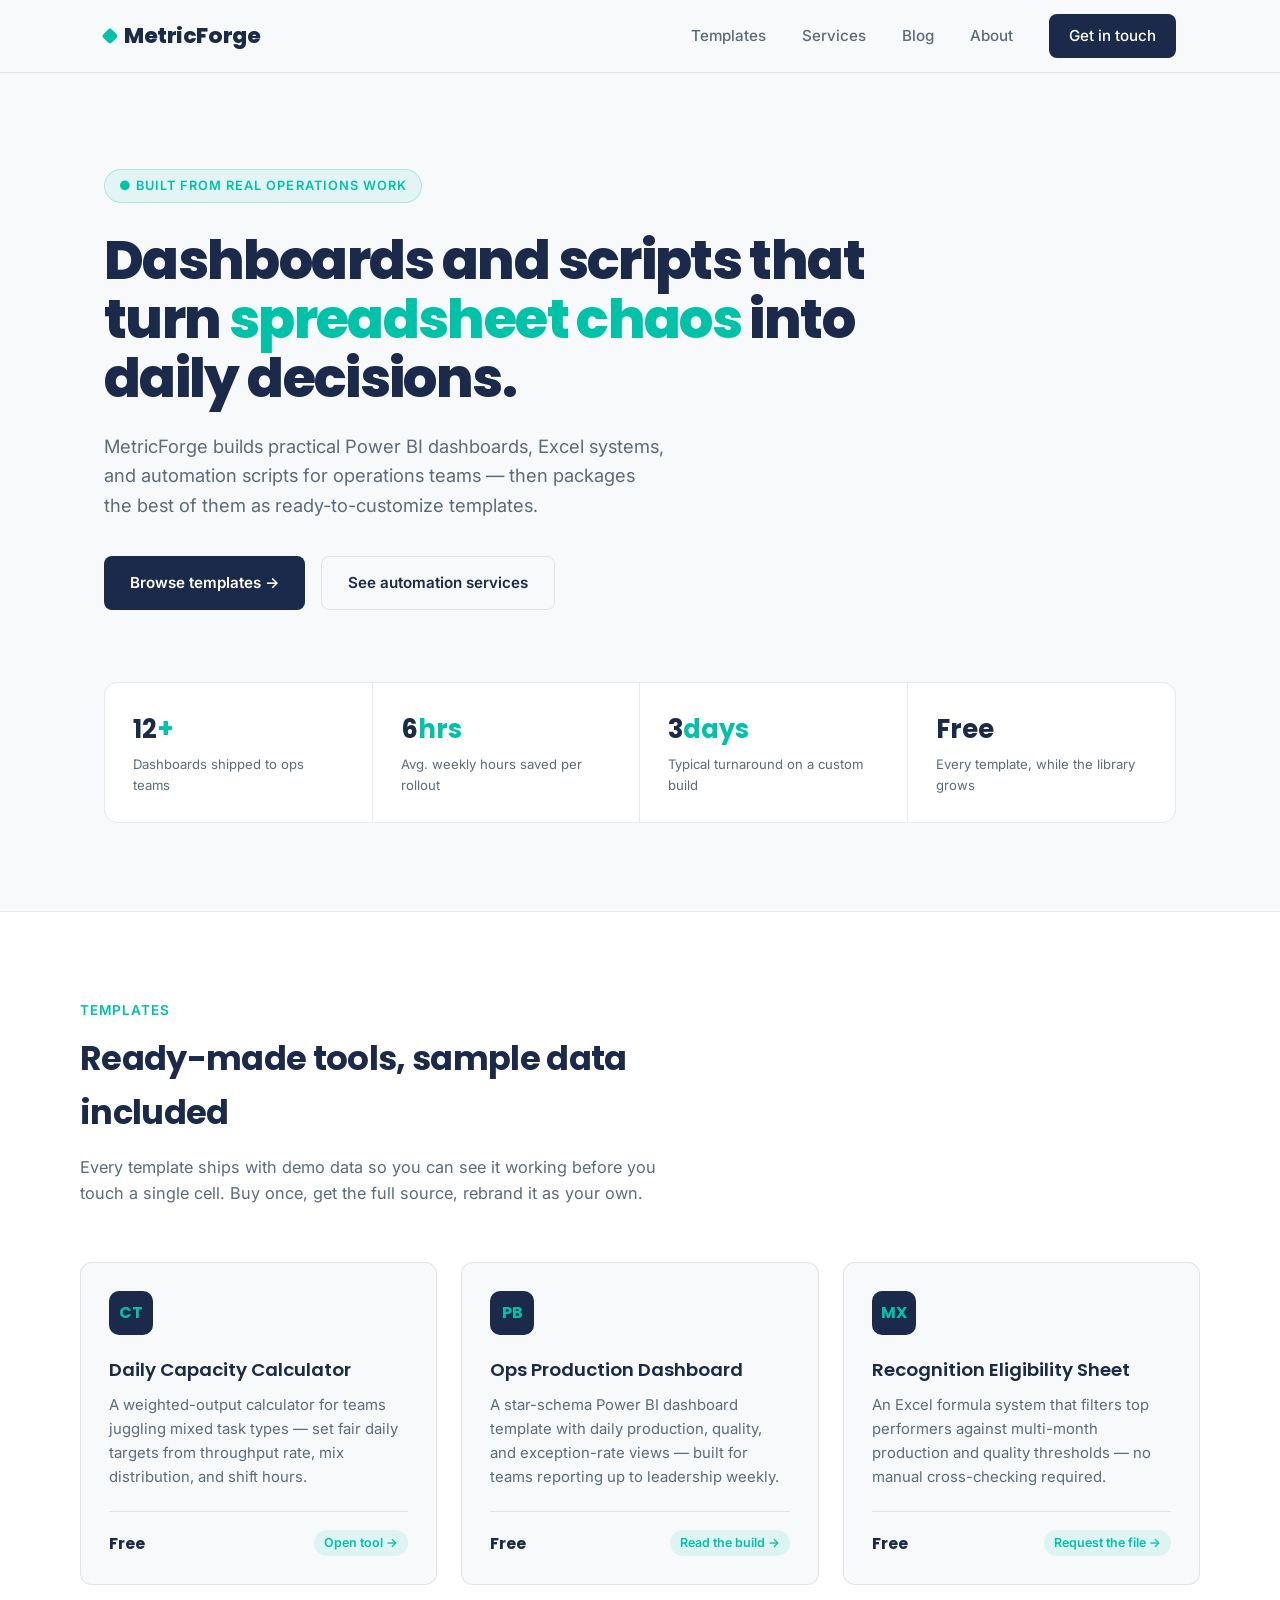
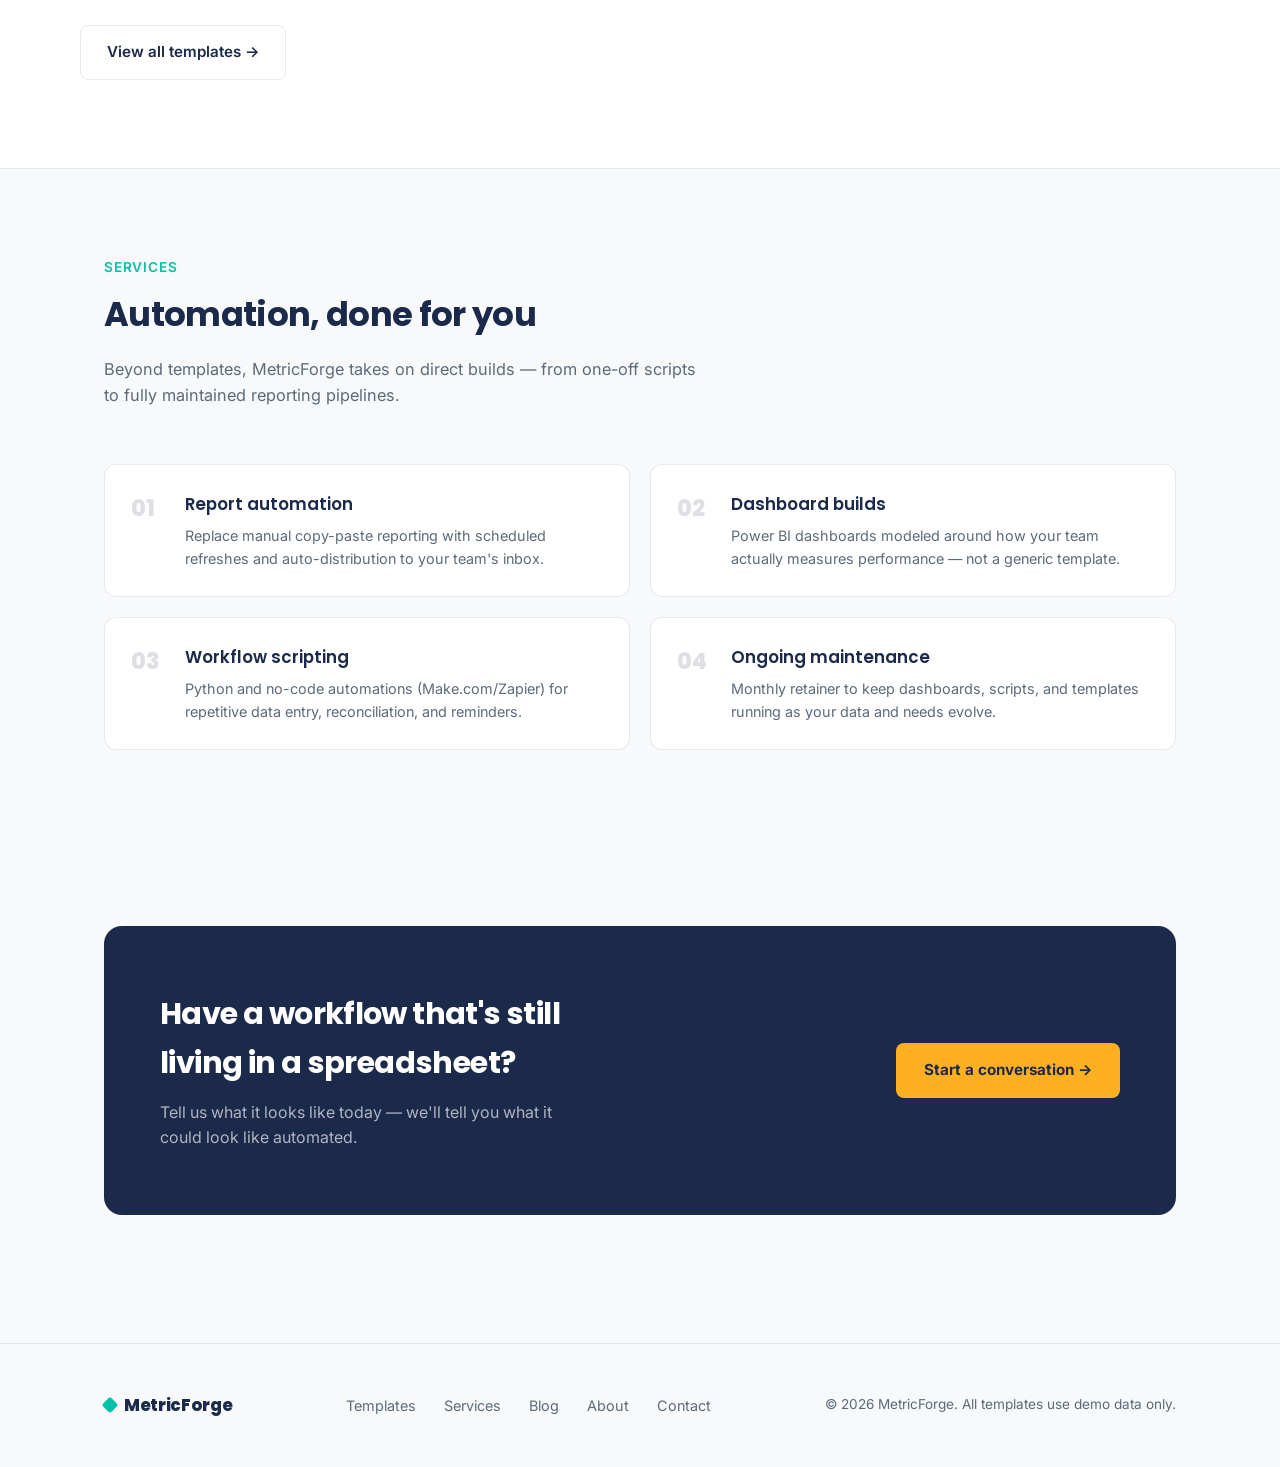
<file: index.html>
<!DOCTYPE html>
<html lang="en">
<head>
<meta charset="UTF-8">
<meta name="viewport" content="width=device-width, initial-scale=1.0">
<title>MetricForge — Analytics Templates & Workflow Automation</title>
<meta name="description" content="Practical Power BI dashboards, Excel systems, and automation scripts for operations teams — plus ready-to-customize templates with full source code.">
<link rel="preconnect" href="https://fonts.googleapis.com">
<link rel="preconnect" href="https://fonts.gstatic.com" crossorigin>
<link href="https://fonts.googleapis.com/css2?family=Poppins:wght@500;600;700;800&family=Inter:wght@400;500;600;700&display=swap" rel="stylesheet">
<link rel="stylesheet" href="style.css">
<style>
  header.hero{padding:96px 0 88px; position:relative; overflow:hidden;}
  .hero h1{font-size:3.4rem; font-weight:800; letter-spacing:-0.03em; line-height:1.08; max-width:820px; color:var(--navy);}
  .hero h1 span{color:var(--teal);}
  .hero p.lede{font-size:1.15rem; color:var(--slate); max-width:560px; margin-top:24px;}
  .hero-actions{display:flex; gap:16px; margin-top:36px; flex-wrap:wrap;}
  .metric-strip{
    margin-top:72px; border:1px solid var(--border); border-radius:14px; background:#fff;
    display:grid; grid-template-columns:repeat(4,1fr); overflow:hidden;
  }
  .metric-cell{padding:26px 28px; border-right:1px solid var(--border);}
  .metric-cell:last-child{border-right:none;}
  .metric-cell .num{font-family:'Poppins'; font-weight:700; font-size:1.6rem; color:var(--navy);}
  .metric-cell .num .unit{color:var(--teal);}
  .metric-cell .label{font-size:0.82rem; color:var(--slate); margin-top:4px;}
  .templates-section{background:#fff; border-top:1px solid var(--border); border-bottom:1px solid var(--border);}
  .templates-section .card{background:var(--offwhite);}
  .services-grid{display:grid; grid-template-columns:1fr 1fr; gap:20px;}
  .service-row{display:flex; gap:20px; padding:26px; border:1px solid var(--border); border-radius:12px; background:#fff;}
  .service-num{font-family:'Poppins'; font-weight:800; font-size:1.4rem; color:rgba(27,42,74,0.15); min-width:34px;}
  .service-row h3{font-size:1.05rem; font-weight:600; margin-bottom:6px; color:var(--navy);}
  .service-row p{color:var(--slate); font-size:0.9rem;}
  @media(max-width:860px){
    .hero h1{font-size:2.3rem;}
    .metric-strip{grid-template-columns:repeat(2,1fr);}
    .metric-cell:nth-child(2){border-right:none;}
    .services-grid{grid-template-columns:1fr;}
  }
</style>
</head>
<body>

<nav>
  <div class="wrap">
    <a href="index.html" class="brand"><span class="brand-mark"></span>MetricForge</a>
    <div class="nav-links">
      <a href="templates.html">Templates</a>
      <a href="services.html">Services</a>
      <a href="blog.html">Blog</a>
      <a href="about.html">About</a>
      <a href="contact.html" class="nav-cta">Get in touch</a>
    </div>
  </div>
</nav>

<header class="hero">
  <div class="wrap">
    <span class="eyebrow">● Built from real operations work</span>
    <h1>Dashboards and scripts that turn <span>spreadsheet chaos</span> into daily decisions.</h1>
    <p class="lede">MetricForge builds practical Power BI dashboards, Excel systems, and automation scripts for operations teams — then packages the best of them as ready-to-customize templates.</p>
    <div class="hero-actions">
      <a href="templates.html" class="btn-primary">Browse templates →</a>
      <a href="services.html" class="btn-ghost">See automation services</a>
    </div>

    <div class="metric-strip">
      <div class="metric-cell">
        <div class="num">12<span class="unit">+</span></div>
        <div class="label">Dashboards shipped to ops teams</div>
      </div>
      <div class="metric-cell">
        <div class="num">6<span class="unit">hrs</span></div>
        <div class="label">Avg. weekly hours saved per rollout</div>
      </div>
      <div class="metric-cell">
        <div class="num">3<span class="unit">days</span></div>
        <div class="label">Typical turnaround on a custom build</div>
      </div>
      <div class="metric-cell">
        <div class="num">Free<span class="unit"></span></div>
        <div class="label">Every template, while the library grows</div>
      </div>
    </div>
  </div>
</header>

<section class="templates-section">
  <div class="wrap section">
    <div class="section-head">
      <div class="section-tag">Templates</div>
      <h2>Ready-made tools, sample data included</h2>
      <p>Every template ships with demo data so you can see it working before you touch a single cell. Buy once, get the full source, rebrand it as your own.</p>
    </div>

    <div class="card-grid">
      <div class="card">
        <div class="card-icon">CT</div>
        <h3>Daily Capacity Calculator</h3>
        <p>A weighted-output calculator for teams juggling mixed task types — set fair daily targets from throughput rate, mix distribution, and shift hours.</p>
        <div class="card-footer">
          <span class="price">Free</span>
          <a href="templates/daily-capacity-calculator.html" class="tag-demo">Open tool →</a>
        </div>
      </div>
      <div class="card">
        <div class="card-icon">PB</div>
        <h3>Ops Production Dashboard</h3>
        <p>A star-schema Power BI dashboard template with daily production, quality, and exception-rate views — built for teams reporting up to leadership weekly.</p>
        <div class="card-footer">
          <span class="price">Free</span>
          <a href="posts/star-schema-basics.html" class="tag-demo">Read the build →</a>
        </div>
      </div>
      <div class="card">
        <div class="card-icon">MX</div>
        <h3>Recognition Eligibility Sheet</h3>
        <p>An Excel formula system that filters top performers against multi-month production and quality thresholds — no manual cross-checking required.</p>
        <div class="card-footer">
          <span class="price">Free</span>
          <a href="contact.html" class="tag-demo">Request the file →</a>
        </div>
      </div>
    </div>
    <div style="margin-top:40px;">
      <a href="templates.html" class="btn-ghost">View all templates →</a>
    </div>
  </div>
</section>

<section class="section">
  <div class="wrap">
    <div class="section-head">
      <div class="section-tag">Services</div>
      <h2>Automation, done for you</h2>
      <p>Beyond templates, MetricForge takes on direct builds — from one-off scripts to fully maintained reporting pipelines.</p>
    </div>
    <div class="services-grid">
      <div class="service-row">
        <div class="service-num">01</div>
        <div>
          <h3>Report automation</h3>
          <p>Replace manual copy-paste reporting with scheduled refreshes and auto-distribution to your team's inbox.</p>
        </div>
      </div>
      <div class="service-row">
        <div class="service-num">02</div>
        <div>
          <h3>Dashboard builds</h3>
          <p>Power BI dashboards modeled around how your team actually measures performance — not a generic template.</p>
        </div>
      </div>
      <div class="service-row">
        <div class="service-num">03</div>
        <div>
          <h3>Workflow scripting</h3>
          <p>Python and no-code automations (Make.com/Zapier) for repetitive data entry, reconciliation, and reminders.</p>
        </div>
      </div>
      <div class="service-row">
        <div class="service-num">04</div>
        <div>
          <h3>Ongoing maintenance</h3>
          <p>Monthly retainer to keep dashboards, scripts, and templates running as your data and needs evolve.</p>
        </div>
      </div>
    </div>
  </div>
</section>

<section class="section">
  <div class="wrap">
    <div class="cta-band">
      <div>
        <h2>Have a workflow that's still living in a spreadsheet?</h2>
        <p>Tell us what it looks like today — we'll tell you what it could look like automated.</p>
      </div>
      <a href="contact.html" class="btn-amber">Start a conversation →</a>
    </div>
  </div>
</section>

<footer>
  <div class="wrap">
    <a href="index.html" class="brand"><span class="brand-mark"></span>MetricForge</a>
    <div class="foot-links">
      <a href="templates.html">Templates</a>
      <a href="services.html">Services</a>
      <a href="blog.html">Blog</a>
      <a href="about.html">About</a>
      <a href="contact.html">Contact</a>
    </div>
    <div class="copyright">© 2026 MetricForge. All templates use demo data only.</div>
  </div>
</footer>

</body>
</html>
</file>
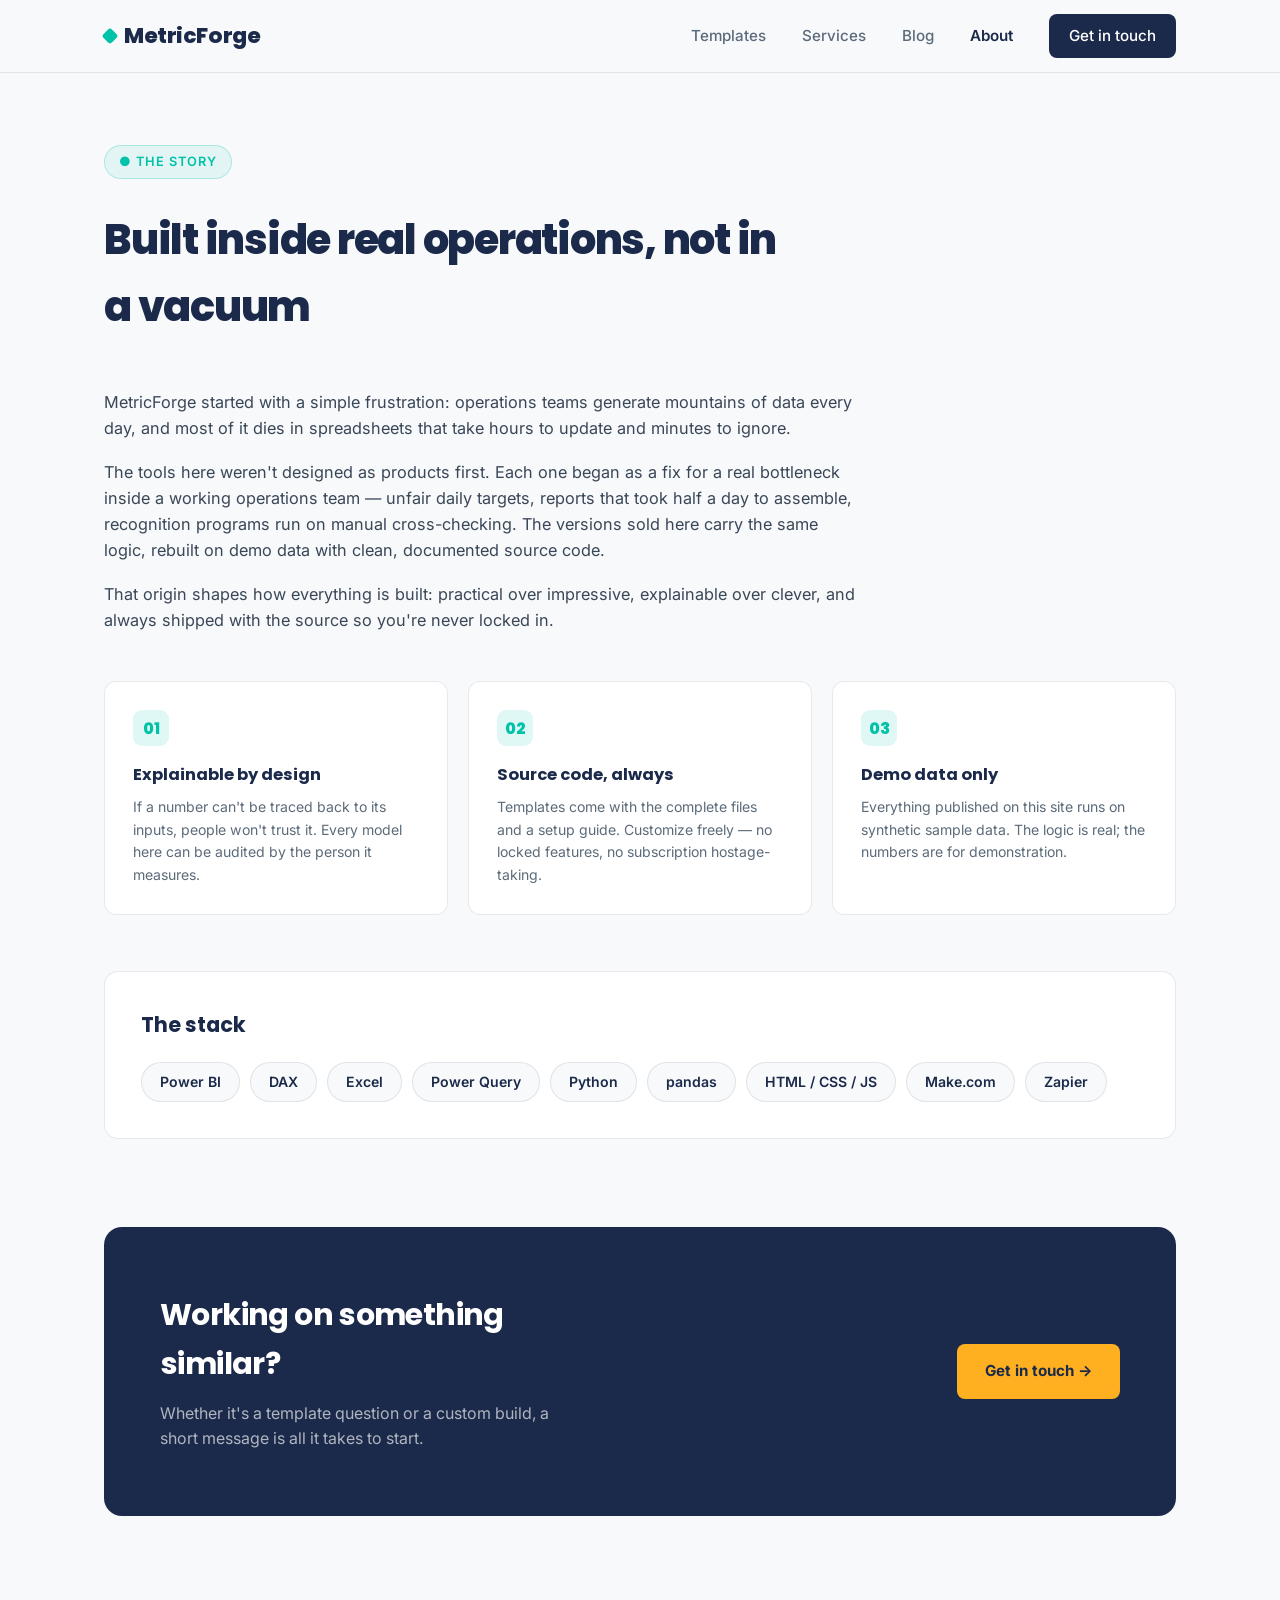
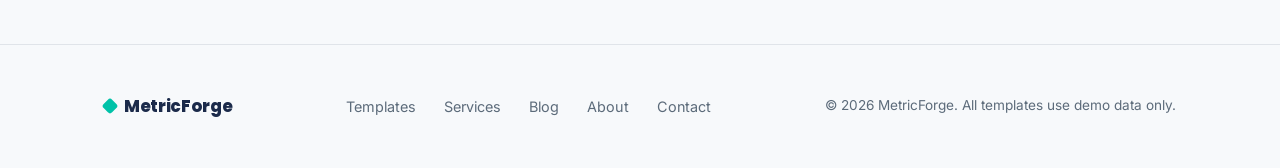
<file: about.html>
<!DOCTYPE html>
<html lang="en">
<head>
<meta charset="UTF-8">
<meta name="viewport" content="width=device-width, initial-scale=1.0">
<title>About — MetricForge</title>
<meta name="description" content="MetricForge builds analytics templates and automation from real operations experience — data analytics, Power BI, Excel, and Python for teams that measure their work.">
<link rel="preconnect" href="https://fonts.googleapis.com">
<link rel="preconnect" href="https://fonts.gstatic.com" crossorigin>
<link href="https://fonts.googleapis.com/css2?family=Poppins:wght@500;600;700;800&family=Inter:wght@400;500;600;700&display=swap" rel="stylesheet">
<link rel="stylesheet" href="style.css">
<style>
  .about-body{max-width:760px;}
  .about-body p{color:#3a4757; margin-bottom:18px; font-size:1.02rem;}
  .value-grid{display:grid; grid-template-columns:repeat(3,1fr); gap:20px; margin-top:48px;}
  .value-card{background:#fff; border:1px solid var(--border); border-radius:12px; padding:28px;}
  .value-card .v-mark{width:36px; height:36px; border-radius:9px; background:rgba(0,194,168,0.12); color:var(--teal); font-family:'Poppins'; font-weight:800; display:flex; align-items:center; justify-content:center; margin-bottom:16px;}
  .value-card h3{font-size:1.02rem; margin-bottom:8px;}
  .value-card p{color:var(--slate); font-size:0.88rem;}
  .stack-band{background:#fff; border:1px solid var(--border); border-radius:14px; padding:36px; margin-top:56px;}
  .stack-band h2{font-size:1.3rem; margin-bottom:20px;}
  .stack-pills{display:flex; gap:10px; flex-wrap:wrap;}
  .stack-pill{border:1px solid var(--border); background:var(--offwhite); padding:8px 18px; border-radius:999px; font-size:0.88rem; font-weight:600; color:var(--navy);}
  @media(max-width:860px){ .value-grid{grid-template-columns:1fr;} }
</style>
</head>
<body>

<nav>
  <div class="wrap">
    <a href="index.html" class="brand"><span class="brand-mark"></span>MetricForge</a>
    <div class="nav-links">
      <a href="templates.html">Templates</a>
      <a href="services.html">Services</a>
      <a href="blog.html">Blog</a>
      <a href="about.html" class="active">About</a>
      <a href="contact.html" class="nav-cta">Get in touch</a>
    </div>
  </div>
</nav>

<div class="wrap">
  <header class="page-head">
    <span class="eyebrow">● The story</span>
    <h1>Built inside real operations, not in a vacuum</h1>
  </header>

  <div class="about-body">
    <p>MetricForge started with a simple frustration: operations teams generate mountains of data every day, and most of it dies in spreadsheets that take hours to update and minutes to ignore.</p>
    <p>The tools here weren't designed as products first. Each one began as a fix for a real bottleneck inside a working operations team — unfair daily targets, reports that took half a day to assemble, recognition programs run on manual cross-checking. The versions sold here carry the same logic, rebuilt on demo data with clean, documented source code.</p>
    <p>That origin shapes how everything is built: practical over impressive, explainable over clever, and always shipped with the source so you're never locked in.</p>
  </div>

  <div class="value-grid">
    <div class="value-card">
      <div class="v-mark">01</div>
      <h3>Explainable by design</h3>
      <p>If a number can't be traced back to its inputs, people won't trust it. Every model here can be audited by the person it measures.</p>
    </div>
    <div class="value-card">
      <div class="v-mark">02</div>
      <h3>Source code, always</h3>
      <p>Templates come with the complete files and a setup guide. Customize freely — no locked features, no subscription hostage-taking.</p>
    </div>
    <div class="value-card">
      <div class="v-mark">03</div>
      <h3>Demo data only</h3>
      <p>Everything published on this site runs on synthetic sample data. The logic is real; the numbers are for demonstration.</p>
    </div>
  </div>

  <div class="stack-band">
    <h2>The stack</h2>
    <div class="stack-pills">
      <span class="stack-pill">Power BI</span>
      <span class="stack-pill">DAX</span>
      <span class="stack-pill">Excel</span>
      <span class="stack-pill">Power Query</span>
      <span class="stack-pill">Python</span>
      <span class="stack-pill">pandas</span>
      <span class="stack-pill">HTML / CSS / JS</span>
      <span class="stack-pill">Make.com</span>
      <span class="stack-pill">Zapier</span>
    </div>
  </div>

  <section class="section">
    <div class="cta-band">
      <div>
        <h2>Working on something similar?</h2>
        <p>Whether it's a template question or a custom build, a short message is all it takes to start.</p>
      </div>
      <a href="contact.html" class="btn-amber">Get in touch →</a>
    </div>
  </section>
</div>

<footer>
  <div class="wrap">
    <a href="index.html" class="brand"><span class="brand-mark"></span>MetricForge</a>
    <div class="foot-links">
      <a href="templates.html">Templates</a>
      <a href="services.html">Services</a>
      <a href="blog.html">Blog</a>
      <a href="about.html">About</a>
      <a href="contact.html">Contact</a>
    </div>
    <div class="copyright">© 2026 MetricForge. All templates use demo data only.</div>
  </div>
</footer>

</body>
</html>
</file>
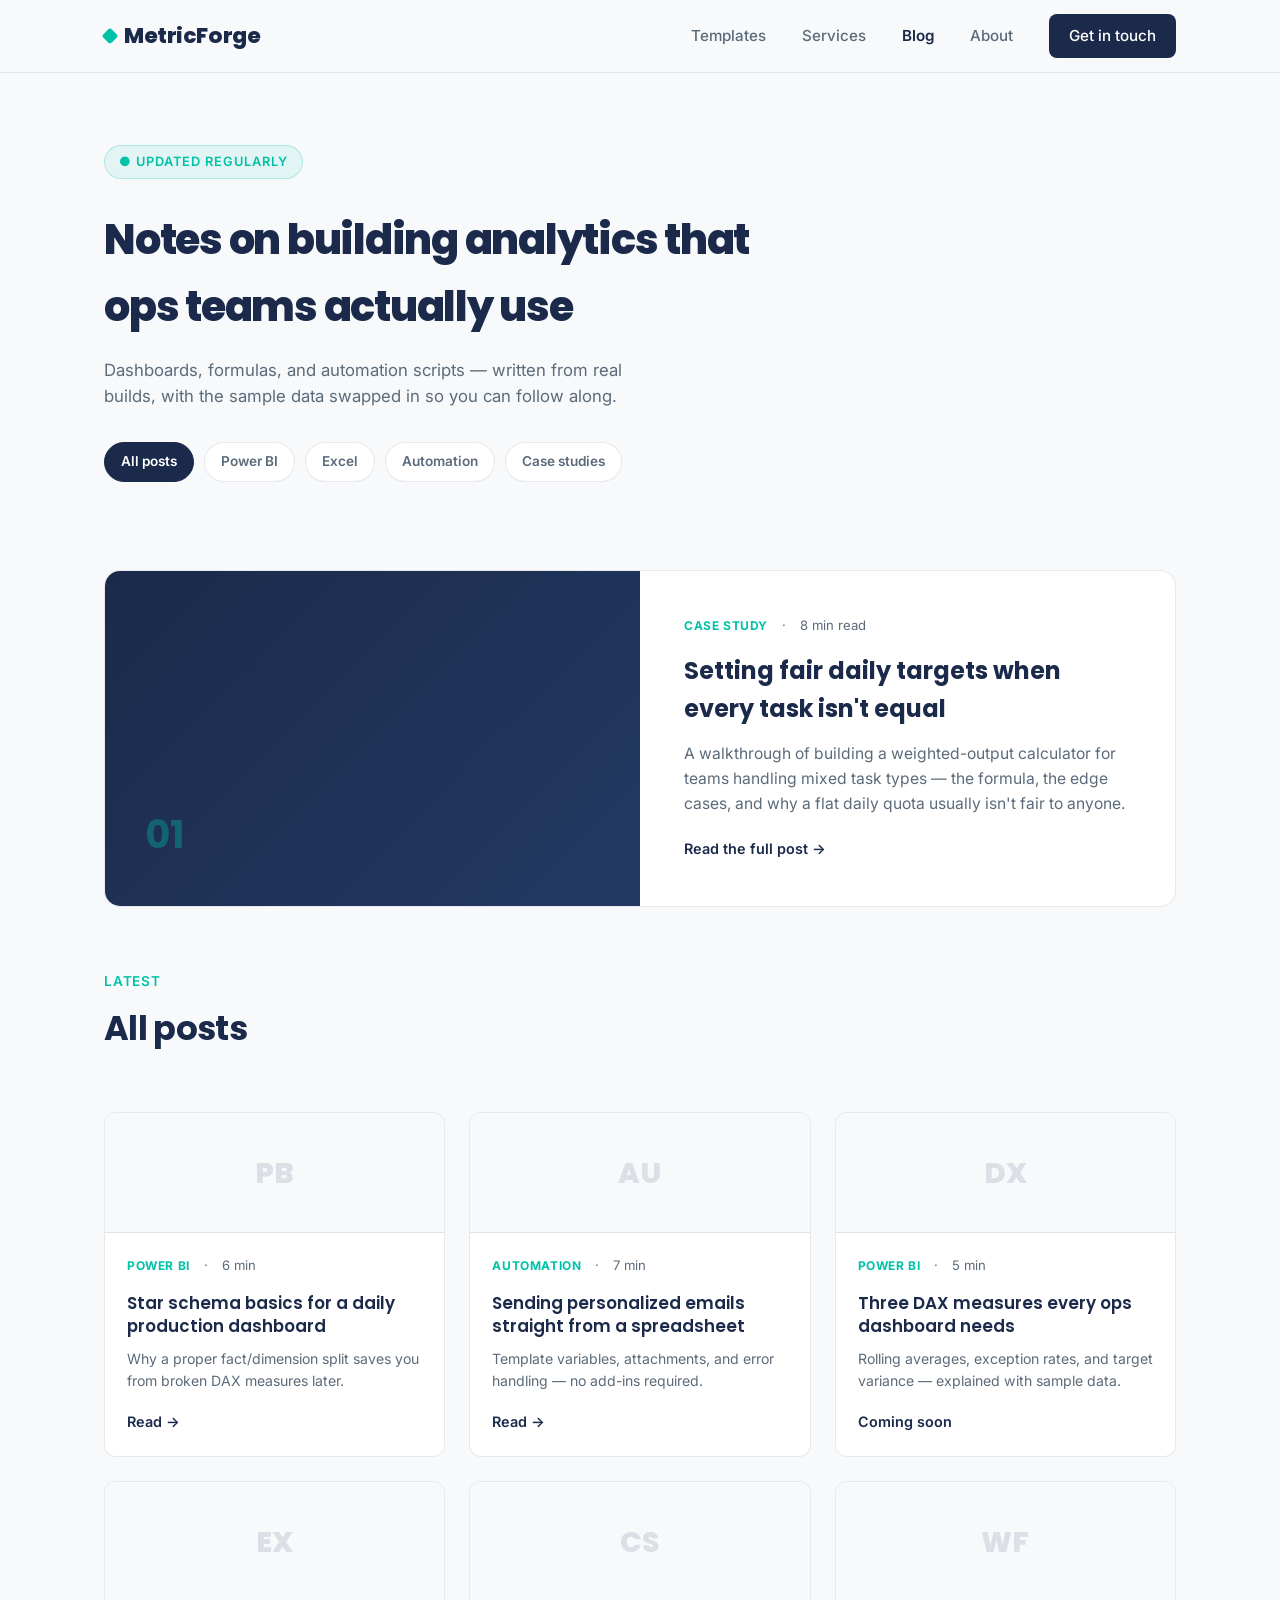
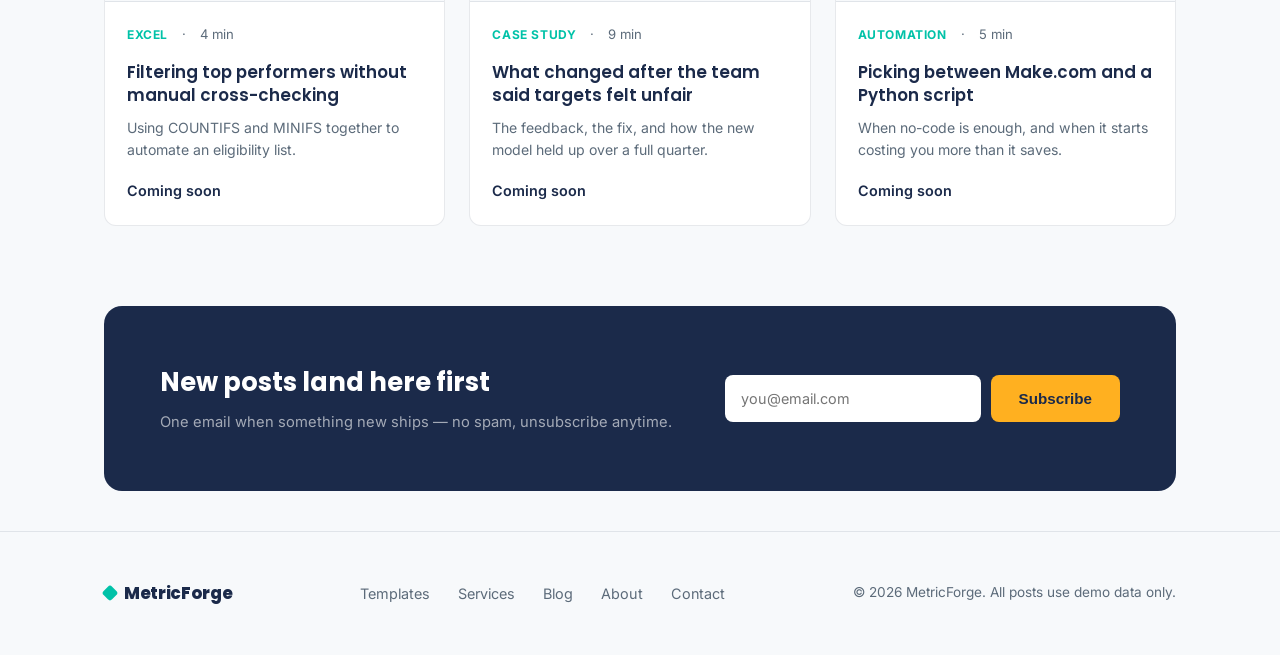
<file: blog.html>
<!DOCTYPE html>
<html lang="en">
<head>
<meta charset="UTF-8">
<meta name="viewport" content="width=device-width, initial-scale=1.0">
<title>Blog — MetricForge</title>
<meta name="description" content="Notes on Power BI, Excel formulas, and workflow automation — written from real operations builds, with demo data you can follow along with.">
<link rel="preconnect" href="https://fonts.googleapis.com">
<link rel="preconnect" href="https://fonts.gstatic.com" crossorigin>
<link href="https://fonts.googleapis.com/css2?family=Poppins:wght@500;600;700;800&family=Inter:wght@400;500;600;700&display=swap" rel="stylesheet">
<link rel="stylesheet" href="style.css">
<style>
  .filter-row{display:flex; gap:10px; flex-wrap:wrap; margin-top:32px;}
  .filter-pill{border:1px solid var(--border); padding:8px 16px; border-radius:999px; font-size:0.85rem; font-weight:600; color:var(--slate); background:#fff;}
  .filter-pill.active{background:var(--navy); color:#fff; border-color:var(--navy);}
  .featured{background:#fff; border:1px solid var(--border); border-radius:16px; display:grid; grid-template-columns:1fr 1fr; overflow:hidden; margin:40px 0 64px;}
  .featured-media{background:linear-gradient(135deg, var(--navy), #223a63); padding:40px; display:flex; align-items:flex-end;}
  .featured-media .tag{color:var(--teal); font-weight:700; font-size:2.4rem; opacity:0.35; font-family:'Poppins';}
  .featured-body{padding:44px;}
  .post-meta{display:flex; gap:14px; align-items:center; font-size:0.82rem; color:var(--slate); margin-bottom:16px;}
  .post-meta .cat{color:var(--teal); font-weight:700; text-transform:uppercase; letter-spacing:0.05em; font-size:0.75rem;}
  .featured-body h2{font-size:1.5rem; font-weight:700; color:var(--navy); margin-bottom:12px;}
  .featured-body p{color:var(--slate); font-size:0.98rem; margin-bottom:20px;}
  .read-link{color:var(--navy); font-weight:600; font-size:0.9rem; display:inline-flex; align-items:center; gap:6px;}
  .post-grid{display:grid; grid-template-columns:repeat(3,1fr); gap:24px; margin-top:36px;}
  .post-card{border:1px solid var(--border); border-radius:12px; background:#fff; overflow:hidden; display:flex; flex-direction:column; transition:border-color .15s, transform .15s;}
  .post-card:hover{border-color:var(--teal); transform:translateY(-3px);}
  .post-thumb{height:120px; background:var(--offwhite); border-bottom:1px solid var(--border); display:flex; align-items:center; justify-content:center; font-family:'Poppins'; font-weight:800; font-size:1.8rem; color:rgba(27,42,74,0.12);}
  .post-body{padding:22px;}
  .post-body h3{font-size:1.05rem; font-weight:600; color:var(--navy); margin-bottom:10px; line-height:1.35;}
  .post-body p{color:var(--slate); font-size:0.88rem; margin-bottom:16px;}
  .subscribe{background:var(--navy); border-radius:18px; padding:56px; margin:80px 0 40px; display:flex; align-items:center; justify-content:space-between; gap:32px; flex-wrap:wrap;}
  .subscribe h2{color:#fff; font-size:1.6rem; font-weight:700; max-width:420px;}
  .subscribe p{color:rgba(255,255,255,0.6); margin-top:8px; font-size:0.92rem;}
  .sub-form{display:flex; gap:10px; flex-wrap:wrap;}
  .sub-form input{padding:13px 16px; border-radius:8px; border:none; font-family:'Inter'; font-size:0.9rem; min-width:220px;}
  @media(max-width:860px){
    .featured{grid-template-columns:1fr;}
    .featured-media{padding:28px;}
    .post-grid{grid-template-columns:1fr;}
    .subscribe{flex-direction:column; text-align:center; padding:40px 24px;}
  }
</style>
</head>
<body>

<nav>
  <div class="wrap">
    <a href="index.html" class="brand"><span class="brand-mark"></span>MetricForge</a>
    <div class="nav-links">
      <a href="templates.html">Templates</a>
      <a href="services.html">Services</a>
      <a href="blog.html" class="active">Blog</a>
      <a href="about.html">About</a>
      <a href="contact.html" class="nav-cta">Get in touch</a>
    </div>
  </div>
</nav>

<div class="wrap">
  <header class="page-head">
    <span class="eyebrow">● Updated regularly</span>
    <h1>Notes on building analytics that ops teams actually use</h1>
    <p>Dashboards, formulas, and automation scripts — written from real builds, with the sample data swapped in so you can follow along.</p>

    <div class="filter-row">
      <span class="filter-pill active">All posts</span>
      <span class="filter-pill">Power BI</span>
      <span class="filter-pill">Excel</span>
      <span class="filter-pill">Automation</span>
      <span class="filter-pill">Case studies</span>
    </div>
  </header>

  <div class="featured">
    <div class="featured-media"><span class="tag">01</span></div>
    <div class="featured-body">
      <div class="post-meta"><span class="cat">Case study</span><span>·</span><span>8 min read</span></div>
      <h2>Setting fair daily targets when every task isn't equal</h2>
      <p>A walkthrough of building a weighted-output calculator for teams handling mixed task types — the formula, the edge cases, and why a flat daily quota usually isn't fair to anyone.</p>
      <a href="posts/fair-daily-targets.html" class="read-link">Read the full post →</a>
    </div>
  </div>

  <div class="section-head">
    <div class="section-tag">Latest</div>
    <h2>All posts</h2>
  </div>

  <div class="post-grid">
    <div class="post-card">
      <div class="post-thumb">PB</div>
      <div class="post-body">
        <div class="post-meta"><span class="cat">Power BI</span><span>·</span><span>6 min</span></div>
        <h3>Star schema basics for a daily production dashboard</h3>
        <p>Why a proper fact/dimension split saves you from broken DAX measures later.</p>
        <a href="posts/star-schema-basics.html" class="read-link">Read →</a>
      </div>
    </div>
    <div class="post-card">
      <div class="post-thumb">AU</div>
      <div class="post-body">
        <div class="post-meta"><span class="cat">Automation</span><span>·</span><span>7 min</span></div>
        <h3>Sending personalized emails straight from a spreadsheet</h3>
        <p>Template variables, attachments, and error handling — no add-ins required.</p>
        <a href="posts/email-automation.html" class="read-link">Read →</a>
      </div>
    </div>
    <div class="post-card">
      <div class="post-thumb">DX</div>
      <div class="post-body">
        <div class="post-meta"><span class="cat">Power BI</span><span>·</span><span>5 min</span></div>
        <h3>Three DAX measures every ops dashboard needs</h3>
        <p>Rolling averages, exception rates, and target variance — explained with sample data.</p>
        <a href="#" class="read-link">Coming soon</a>
      </div>
    </div>
    <div class="post-card">
      <div class="post-thumb">EX</div>
      <div class="post-body">
        <div class="post-meta"><span class="cat">Excel</span><span>·</span><span>4 min</span></div>
        <h3>Filtering top performers without manual cross-checking</h3>
        <p>Using COUNTIFS and MINIFS together to automate an eligibility list.</p>
        <a href="#" class="read-link">Coming soon</a>
      </div>
    </div>
    <div class="post-card">
      <div class="post-thumb">CS</div>
      <div class="post-body">
        <div class="post-meta"><span class="cat">Case study</span><span>·</span><span>9 min</span></div>
        <h3>What changed after the team said targets felt unfair</h3>
        <p>The feedback, the fix, and how the new model held up over a full quarter.</p>
        <a href="#" class="read-link">Coming soon</a>
      </div>
    </div>
    <div class="post-card">
      <div class="post-thumb">WF</div>
      <div class="post-body">
        <div class="post-meta"><span class="cat">Automation</span><span>·</span><span>5 min</span></div>
        <h3>Picking between Make.com and a Python script</h3>
        <p>When no-code is enough, and when it starts costing you more than it saves.</p>
        <a href="#" class="read-link">Coming soon</a>
      </div>
    </div>
  </div>

  <div class="subscribe">
    <div>
      <h2>New posts land here first</h2>
      <p>One email when something new ships — no spam, unsubscribe anytime.</p>
    </div>
    <form class="sub-form" name="blog-subscribe" method="POST" data-netlify="true">
      <input type="hidden" name="form-name" value="blog-subscribe" />
      <input type="email" name="email" placeholder="you@email.com" required>
      <button type="submit" class="btn-amber">Subscribe</button>
    </form>
  </div>
</div>

<footer>
  <div class="wrap">
    <a href="index.html" class="brand"><span class="brand-mark"></span>MetricForge</a>
    <div class="foot-links">
      <a href="templates.html">Templates</a>
      <a href="services.html">Services</a>
      <a href="blog.html">Blog</a>
      <a href="about.html">About</a>
      <a href="contact.html">Contact</a>
    </div>
    <div class="copyright">© 2026 MetricForge. All posts use demo data only.</div>
  </div>
</footer>

</body>
</html>
</file>
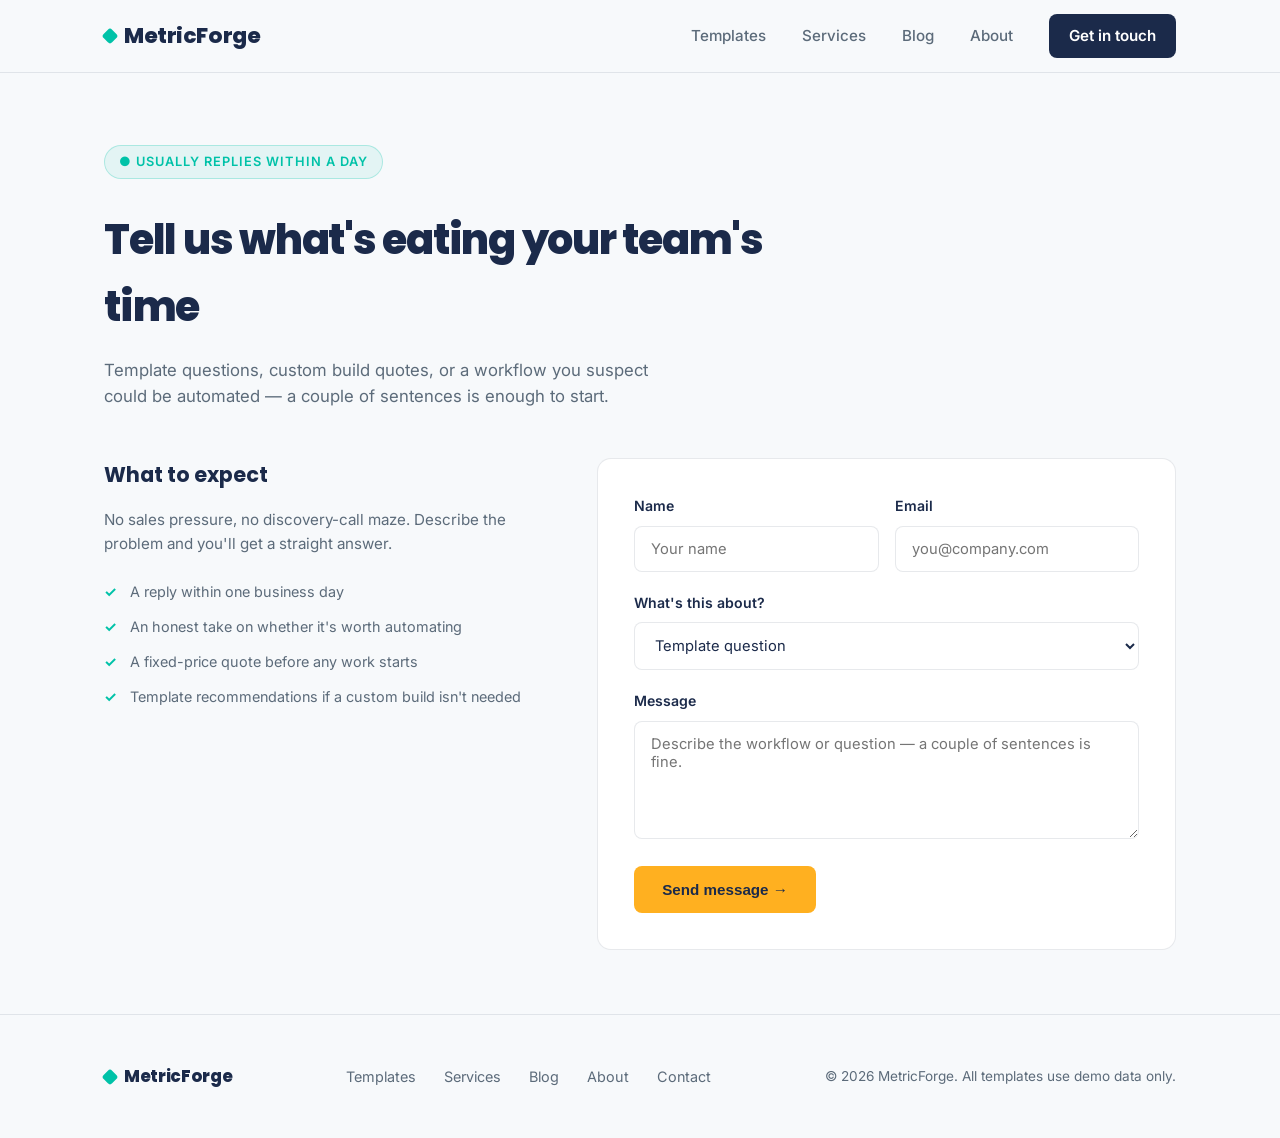
<file: contact.html>
<!DOCTYPE html>
<html lang="en">
<head>
<meta charset="UTF-8">
<meta name="viewport" content="width=device-width, initial-scale=1.0">
<title>Contact — MetricForge</title>
<meta name="description" content="Ask about a template, request a custom automation quote, or just describe the workflow that's eating your team's time.">
<link rel="preconnect" href="https://fonts.googleapis.com">
<link rel="preconnect" href="https://fonts.gstatic.com" crossorigin>
<link href="https://fonts.googleapis.com/css2?family=Poppins:wght@500;600;700;800&family=Inter:wght@400;500;600;700&display=swap" rel="stylesheet">
<link rel="stylesheet" href="style.css">
<style>
  .contact-grid{display:grid; grid-template-columns:1fr 1.3fr; gap:48px; align-items:start; margin-bottom:64px;}
  .contact-info h2{font-size:1.3rem; margin-bottom:16px;}
  .contact-info p{color:var(--slate); font-size:0.95rem; margin-bottom:24px;}
  .expect-list{list-style:none;}
  .expect-list li{padding-left:26px; position:relative; color:var(--slate); font-size:0.9rem; margin-bottom:12px;}
  .expect-list li::before{content:"✓"; position:absolute; left:0; color:var(--teal); font-weight:700;}
  .contact-form{background:#fff; border:1px solid var(--border); border-radius:14px; padding:36px;}
  .form-row{display:grid; grid-template-columns:1fr 1fr; gap:16px;}
  @media(max-width:860px){ .contact-grid{grid-template-columns:1fr;} .form-row{grid-template-columns:1fr;} }
</style>
</head>
<body>

<nav>
  <div class="wrap">
    <a href="index.html" class="brand"><span class="brand-mark"></span>MetricForge</a>
    <div class="nav-links">
      <a href="templates.html">Templates</a>
      <a href="services.html">Services</a>
      <a href="blog.html">Blog</a>
      <a href="about.html">About</a>
      <a href="contact.html" class="nav-cta active">Get in touch</a>
    </div>
  </div>
</nav>

<div class="wrap">
  <header class="page-head">
    <span class="eyebrow">● Usually replies within a day</span>
    <h1>Tell us what's eating your team's time</h1>
    <p>Template questions, custom build quotes, or a workflow you suspect could be automated — a couple of sentences is enough to start.</p>
  </header>

  <div class="contact-grid">
    <div class="contact-info">
      <h2>What to expect</h2>
      <p>No sales pressure, no discovery-call maze. Describe the problem and you'll get a straight answer.</p>
      <ul class="expect-list">
        <li>A reply within one business day</li>
        <li>An honest take on whether it's worth automating</li>
        <li>A fixed-price quote before any work starts</li>
        <li>Template recommendations if a custom build isn't needed</li>
      </ul>
    </div>

    <form class="contact-form" name="contact" method="POST" data-netlify="true">
      <input type="hidden" name="form-name" value="contact" />
      <div class="form-row">
        <div class="form-field">
          <label for="name">Name</label>
          <input type="text" id="name" name="name" placeholder="Your name" required>
        </div>
        <div class="form-field">
          <label for="email">Email</label>
          <input type="email" id="email" name="email" placeholder="you@company.com" required>
        </div>
      </div>
      <div class="form-field">
        <label for="topic">What's this about?</label>
        <select id="topic" name="topic">
          <option>Template question</option>
          <option>Custom build quote</option>
          <option>Report automation</option>
          <option>Dashboard build</option>
          <option>Something else</option>
        </select>
      </div>
      <div class="form-field">
        <label for="message">Message</label>
        <textarea id="message" name="message" rows="5" placeholder="Describe the workflow or question — a couple of sentences is fine." required></textarea>
      </div>
      <button type="submit" class="btn-amber">Send message →</button>
    </form>
  </div>
</div>

<footer>
  <div class="wrap">
    <a href="index.html" class="brand"><span class="brand-mark"></span>MetricForge</a>
    <div class="foot-links">
      <a href="templates.html">Templates</a>
      <a href="services.html">Services</a>
      <a href="blog.html">Blog</a>
      <a href="about.html">About</a>
      <a href="contact.html">Contact</a>
    </div>
    <div class="copyright">© 2026 MetricForge. All templates use demo data only.</div>
  </div>
</footer>

</body>
</html>
</file>
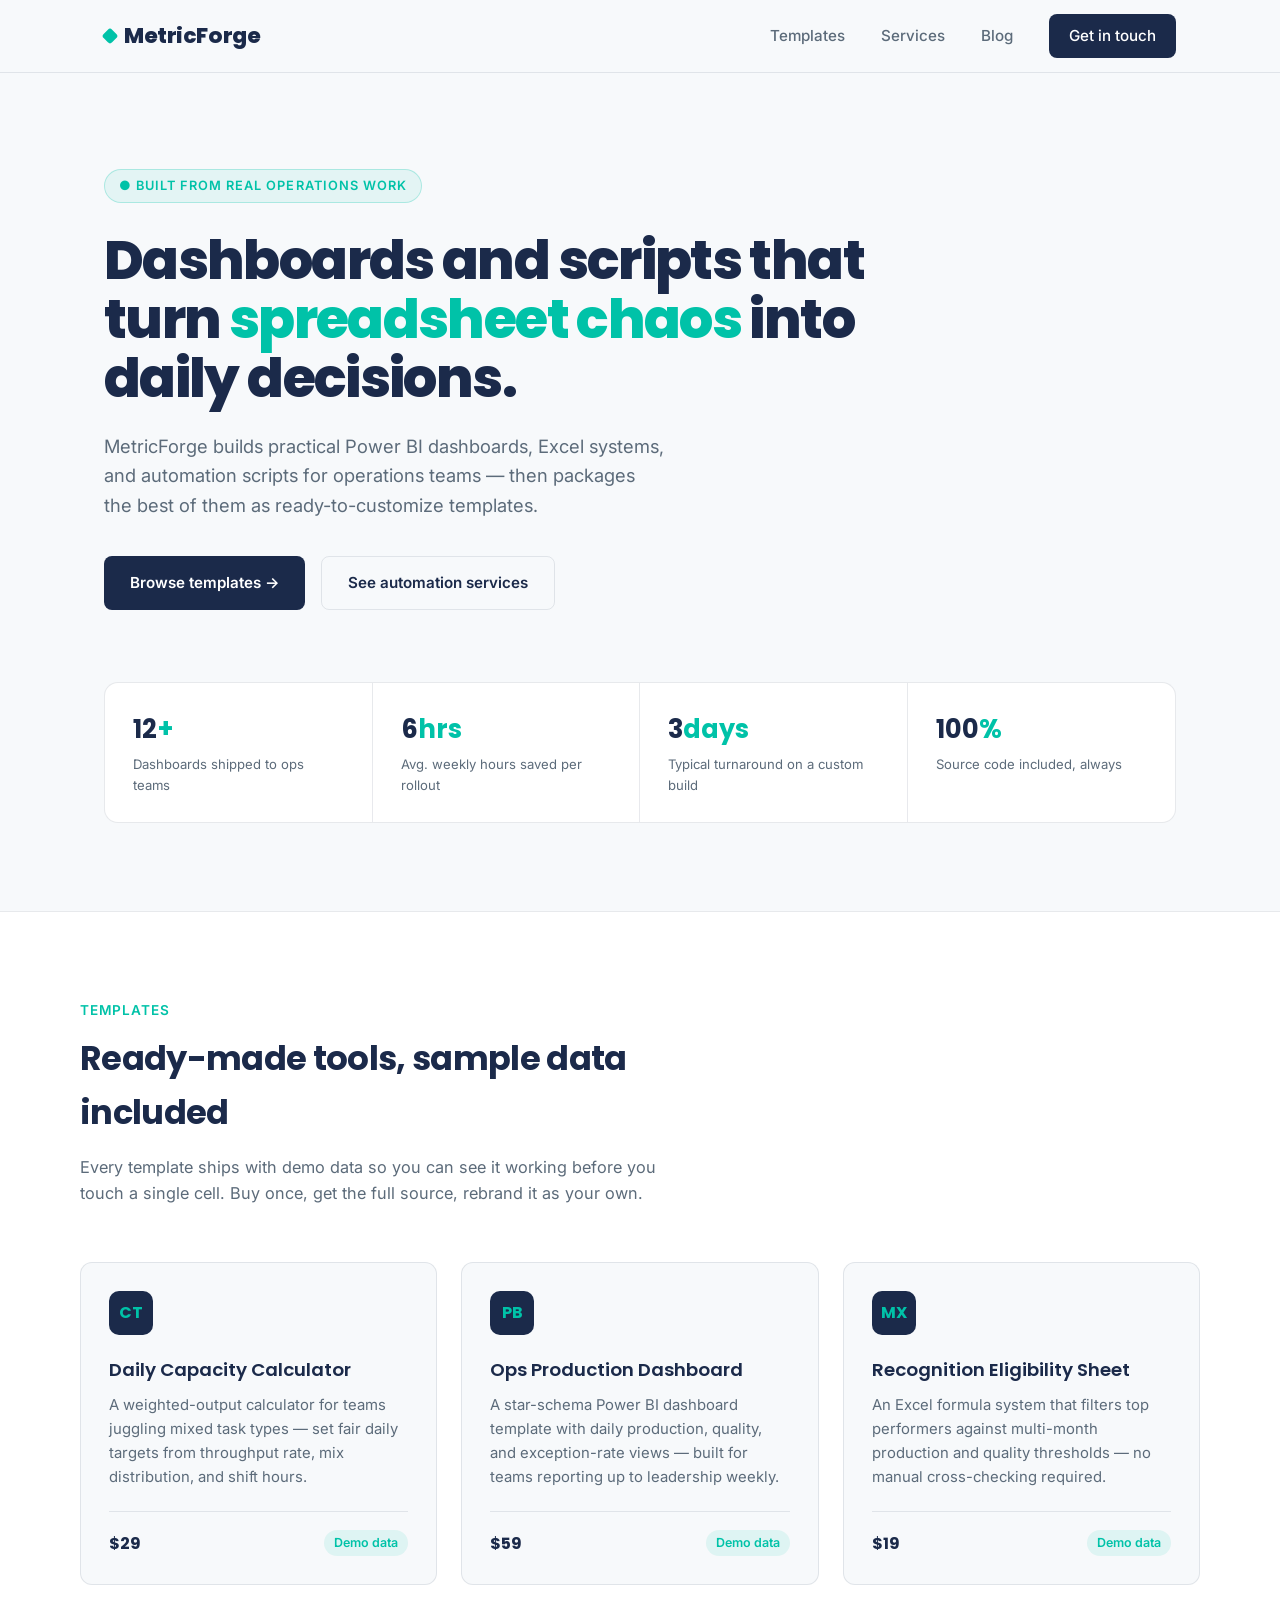
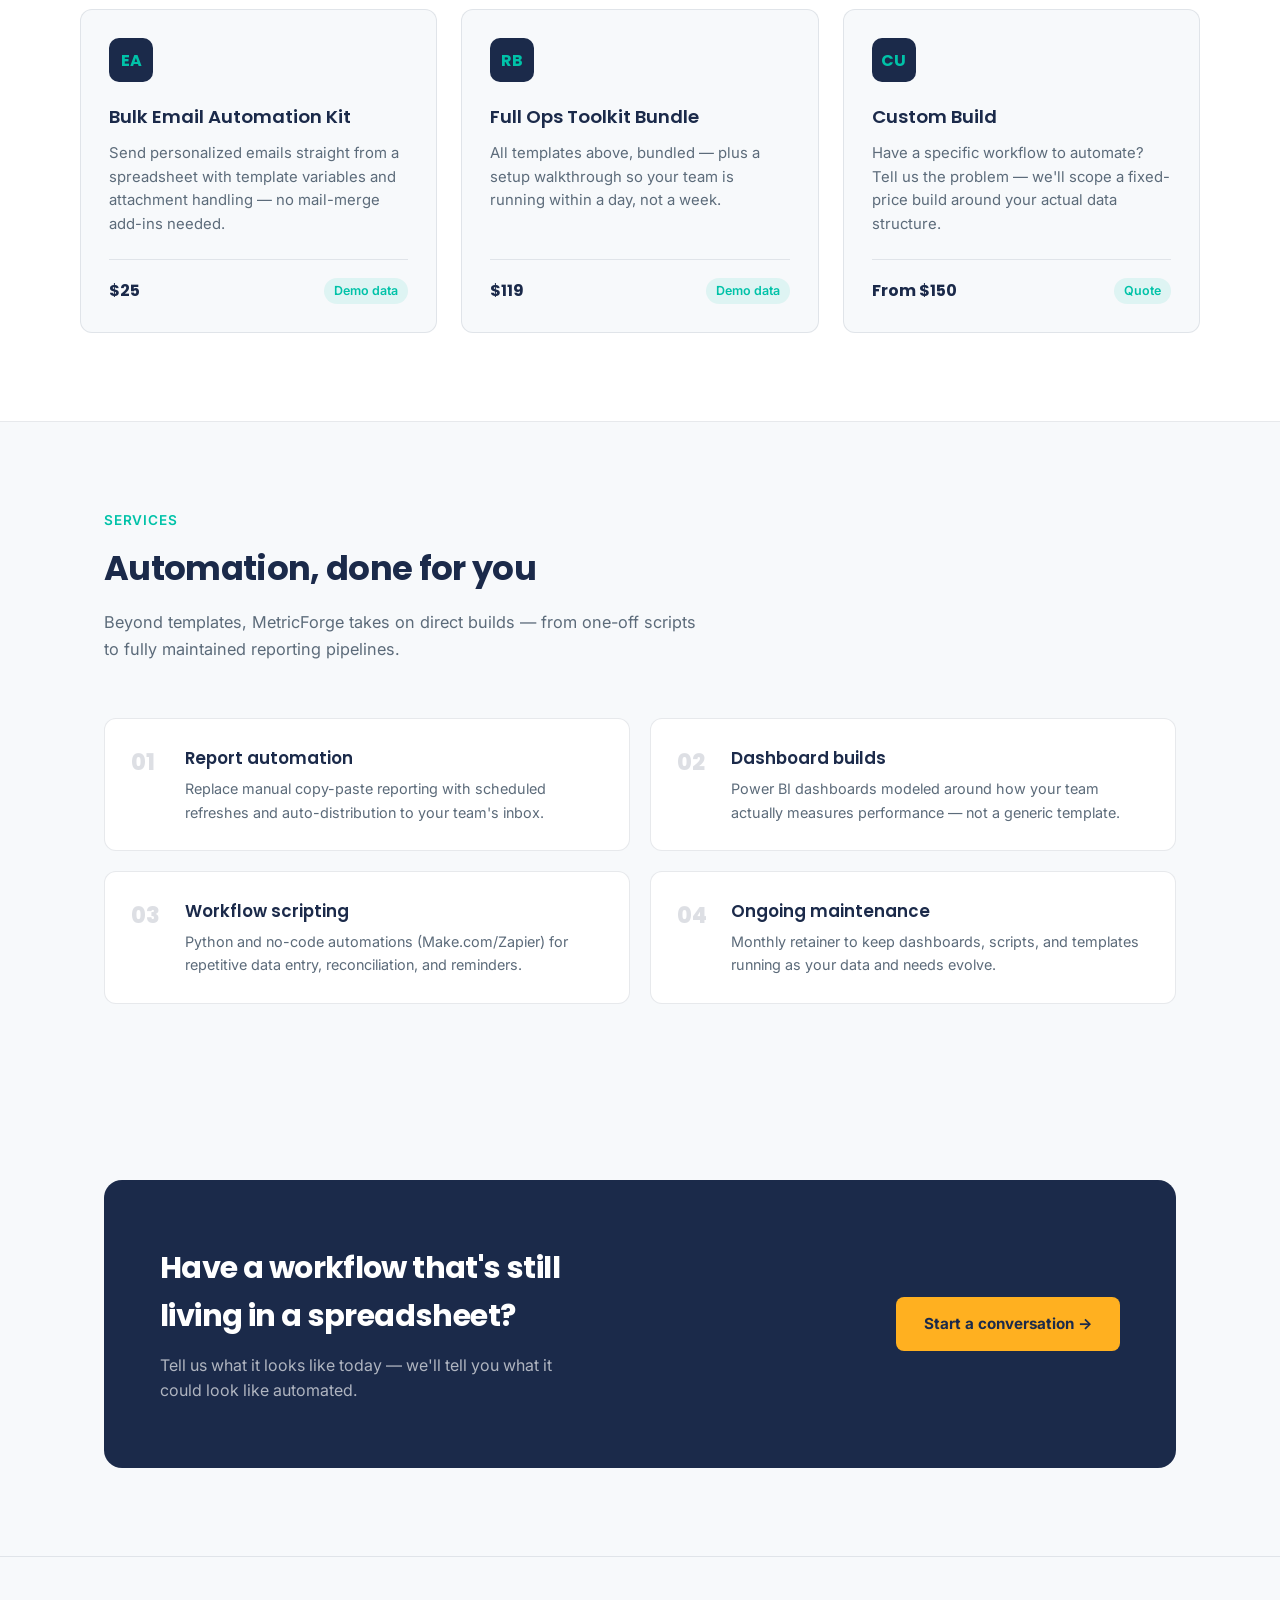
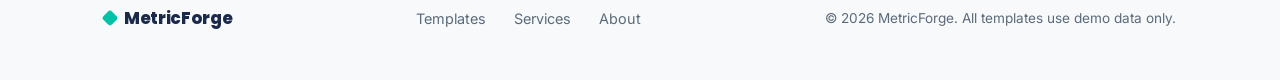
<file: index-1.html>
<!DOCTYPE html>
<html lang="en">
<head>
<meta charset="UTF-8">
<meta name="viewport" content="width=device-width, initial-scale=1.0">
<title>MetricForge — Analytics Templates & Workflow Automation</title>
<link rel="preconnect" href="https://fonts.googleapis.com">
<link rel="preconnect" href="https://fonts.gstatic.com" crossorigin>
<link href="https://fonts.googleapis.com/css2?family=Poppins:wght@500;600;700;800&family=Inter:wght@400;500;600;700&display=swap" rel="stylesheet">
<style>
  :root{
    --navy:#1B2A4A;
    --teal:#00C2A8;
    --slate:#5C6B7A;
    --offwhite:#F7F9FB;
    --amber:#FFB020;
    --navy-80: rgba(27,42,74,0.85);
    --border: rgba(27,42,74,0.10);
  }
  *{box-sizing:border-box; margin:0; padding:0;}
  html{scroll-behavior:smooth;}
  body{
    font-family:'Inter', sans-serif;
    background:var(--offwhite);
    color:var(--navy);
    line-height:1.6;
    -webkit-font-smoothing:antialiased;
  }
  h1,h2,h3,.brand{font-family:'Poppins', sans-serif;}
  a{text-decoration:none; color:inherit;}
  .wrap{max-width:1120px; margin:0 auto; padding:0 24px;}

  /* NAV */
  nav{
    position:sticky; top:0; z-index:50;
    background:rgba(247,249,251,0.92);
    backdrop-filter:blur(8px);
    border-bottom:1px solid var(--border);
  }
  nav .wrap{display:flex; align-items:center; justify-content:space-between; height:72px;}
  .brand{font-weight:800; font-size:1.35rem; letter-spacing:-0.02em; color:var(--navy); display:flex; align-items:center; gap:8px;}
  .brand-mark{
    width:12px; height:12px; background:var(--teal); border-radius:3px;
    display:inline-block; transform:rotate(45deg);
  }
  .nav-links{display:flex; gap:36px; align-items:center;}
  .nav-links a{font-weight:500; font-size:0.95rem; color:var(--slate); transition:color .15s;}
  .nav-links a:hover{color:var(--navy);}
  .nav-cta{
    background:var(--navy); color:#fff !important; padding:10px 20px; border-radius:8px;
    font-weight:600; font-size:0.9rem;
  }

  /* HERO */
  header.hero{padding:96px 0 88px; position:relative; overflow:hidden;}
  .eyebrow{
    display:inline-flex; align-items:center; gap:8px;
    font-size:0.8rem; font-weight:600; letter-spacing:0.08em; text-transform:uppercase;
    color:var(--teal); background:rgba(0,194,168,0.08); border:1px solid rgba(0,194,168,0.25);
    padding:6px 14px; border-radius:999px; margin-bottom:28px;
  }
  .hero h1{
    font-size:3.4rem; font-weight:800; letter-spacing:-0.03em; line-height:1.08;
    max-width:820px; color:var(--navy);
  }
  .hero h1 span{color:var(--teal);}
  .hero p.lede{
    font-size:1.15rem; color:var(--slate); max-width:560px; margin-top:24px; font-weight:400;
  }
  .hero-actions{display:flex; gap:16px; margin-top:36px; flex-wrap:wrap;}
  .btn-primary{
    background:var(--navy); color:#fff; padding:14px 26px; border-radius:8px; font-weight:600;
    font-size:0.95rem; display:inline-flex; align-items:center; gap:8px; transition:transform .15s, box-shadow .15s;
  }
  .btn-primary:hover{transform:translateY(-1px); box-shadow:0 8px 20px rgba(27,42,74,0.18);}
  .btn-ghost{
    border:1.5px solid var(--border); color:var(--navy); padding:14px 26px; border-radius:8px;
    font-weight:600; font-size:0.95rem; transition:border-color .15s, background .15s;
  }
  .btn-ghost:hover{border-color:var(--navy); background:rgba(27,42,74,0.03);}

  /* metric strip - the signature element */
  .metric-strip{
    margin-top:72px; border:1px solid var(--border); border-radius:14px; background:#fff;
    display:grid; grid-template-columns:repeat(4,1fr); overflow:hidden;
  }
  .metric-cell{padding:26px 28px; border-right:1px solid var(--border);}
  .metric-cell:last-child{border-right:none;}
  .metric-cell .num{font-family:'Poppins'; font-weight:700; font-size:1.6rem; color:var(--navy);}
  .metric-cell .num .unit{color:var(--teal);}
  .metric-cell .label{font-size:0.82rem; color:var(--slate); margin-top:4px;}

  /* SECTION HEADERS */
  .section{padding:88px 0;}
  .section-head{max-width:600px; margin-bottom:56px;}
  .section-tag{color:var(--teal); font-weight:600; font-size:0.85rem; letter-spacing:0.06em; text-transform:uppercase;}
  .section-head h2{font-size:2.1rem; font-weight:700; letter-spacing:-0.02em; margin-top:10px; color:var(--navy);}
  .section-head p{color:var(--slate); margin-top:14px; font-size:1.02rem;}

  /* TEMPLATES GRID */
  .templates{background:#fff; border-top:1px solid var(--border); border-bottom:1px solid var(--border);}
  .card-grid{display:grid; grid-template-columns:repeat(3,1fr); gap:24px;}
  .card{
    border:1px solid var(--border); border-radius:12px; padding:28px; background:var(--offwhite);
    display:flex; flex-direction:column; height:100%; transition:border-color .15s, transform .15s;
  }
  .card:hover{border-color:var(--teal); transform:translateY(-3px);}
  .card-icon{
    width:44px; height:44px; border-radius:10px; background:var(--navy);
    display:flex; align-items:center; justify-content:center; margin-bottom:20px;
    font-family:'Poppins'; font-weight:700; color:var(--teal); font-size:1rem;
  }
  .card h3{font-size:1.15rem; font-weight:600; color:var(--navy); margin-bottom:10px;}
  .card p{color:var(--slate); font-size:0.93rem; flex-grow:1;}
  .card-footer{display:flex; align-items:center; justify-content:space-between; margin-top:22px; padding-top:18px; border-top:1px solid var(--border);}
  .price{font-family:'Poppins'; font-weight:700; color:var(--navy);}
  .tag-demo{font-size:0.78rem; color:var(--teal); font-weight:600; background:rgba(0,194,168,0.1); padding:3px 10px; border-radius:999px;}

  /* SERVICES */
  .services-grid{display:grid; grid-template-columns:1fr 1fr; gap:20px;}
  .service-row{
    display:flex; gap:20px; padding:26px; border:1px solid var(--border); border-radius:12px; background:#fff;
  }
  .service-num{font-family:'Poppins'; font-weight:800; font-size:1.4rem; color:rgba(27,42,74,0.15); min-width:34px;}
  .service-row h3{font-size:1.05rem; font-weight:600; margin-bottom:6px; color:var(--navy);}
  .service-row p{color:var(--slate); font-size:0.9rem;}

  /* CTA BAND */
  .cta-band{
    background:var(--navy); border-radius:18px; padding:64px 56px; display:flex;
    align-items:center; justify-content:space-between; gap:40px; flex-wrap:wrap;
  }
  .cta-band h2{color:#fff; font-size:1.9rem; font-weight:700; max-width:440px; letter-spacing:-0.02em;}
  .cta-band p{color:rgba(255,255,255,0.65); margin-top:12px; max-width:420px;}
  .btn-amber{
    background:var(--amber); color:var(--navy); padding:15px 28px; border-radius:8px; font-weight:700;
    font-size:0.95rem; white-space:nowrap;
  }

  footer{padding:48px 0; border-top:1px solid var(--border);}
  footer .wrap{display:flex; justify-content:space-between; align-items:center; flex-wrap:wrap; gap:16px;}
  footer .brand{font-size:1.05rem;}
  footer .foot-links{display:flex; gap:28px;}
  footer .foot-links a{color:var(--slate); font-size:0.9rem;}
  footer .copyright{color:var(--slate); font-size:0.85rem;}

  @media(max-width:860px){
    .hero h1{font-size:2.3rem;}
    .metric-strip{grid-template-columns:repeat(2,1fr);}
    .metric-cell:nth-child(2){border-right:none;}
    .card-grid{grid-template-columns:1fr;}
    .services-grid{grid-template-columns:1fr;}
    .cta-band{flex-direction:column; text-align:center; padding:48px 28px;}
  }
</style>
</head>
<body>

<nav>
  <div class="wrap">
    <a href="#" class="brand"><span class="brand-mark"></span>MetricForge</a>
    <div class="nav-links">
      <a href="#templates">Templates</a>
      <a href="#services">Services</a>
      <a href="blog.html">Blog</a>
      <a href="#contact" class="nav-cta">Get in touch</a>
    </div>
  </div>
</nav>

<header class="hero">
  <div class="wrap">
    <span class="eyebrow">● Built from real operations work</span>
    <h1>Dashboards and scripts that turn <span>spreadsheet chaos</span> into daily decisions.</h1>
    <p class="lede">MetricForge builds practical Power BI dashboards, Excel systems, and automation scripts for operations teams — then packages the best of them as ready-to-customize templates.</p>
    <div class="hero-actions">
      <a href="#templates" class="btn-primary">Browse templates →</a>
      <a href="#services" class="btn-ghost">See automation services</a>
    </div>

    <div class="metric-strip">
      <div class="metric-cell">
        <div class="num">12<span class="unit">+</span></div>
        <div class="label">Dashboards shipped to ops teams</div>
      </div>
      <div class="metric-cell">
        <div class="num">6<span class="unit">hrs</span></div>
        <div class="label">Avg. weekly hours saved per rollout</div>
      </div>
      <div class="metric-cell">
        <div class="num">3<span class="unit">days</span></div>
        <div class="label">Typical turnaround on a custom build</div>
      </div>
      <div class="metric-cell">
        <div class="num">100<span class="unit">%</span></div>
        <div class="label">Source code included, always</div>
      </div>
    </div>
  </div>
</header>

<section class="templates" id="templates">
  <div class="wrap section">
    <div class="section-head">
      <div class="section-tag">Templates</div>
      <h2>Ready-made tools, sample data included</h2>
      <p>Every template ships with demo data so you can see it working before you touch a single cell. Buy once, get the full source, rebrand it as your own.</p>
    </div>

    <div class="card-grid">
      <div class="card">
        <div class="card-icon">CT</div>
        <h3>Daily Capacity Calculator</h3>
        <p>A weighted-output calculator for teams juggling mixed task types — set fair daily targets from throughput rate, mix distribution, and shift hours.</p>
        <div class="card-footer">
          <span class="price">$29</span>
          <span class="tag-demo">Demo data</span>
        </div>
      </div>
      <div class="card">
        <div class="card-icon">PB</div>
        <h3>Ops Production Dashboard</h3>
        <p>A star-schema Power BI dashboard template with daily production, quality, and exception-rate views — built for teams reporting up to leadership weekly.</p>
        <div class="card-footer">
          <span class="price">$59</span>
          <span class="tag-demo">Demo data</span>
        </div>
      </div>
      <div class="card">
        <div class="card-icon">MX</div>
        <h3>Recognition Eligibility Sheet</h3>
        <p>An Excel formula system that filters top performers against multi-month production and quality thresholds — no manual cross-checking required.</p>
        <div class="card-footer">
          <span class="price">$19</span>
          <span class="tag-demo">Demo data</span>
        </div>
      </div>
      <div class="card">
        <div class="card-icon">EA</div>
        <h3>Bulk Email Automation Kit</h3>
        <p>Send personalized emails straight from a spreadsheet with template variables and attachment handling — no mail-merge add-ins needed.</p>
        <div class="card-footer">
          <span class="price">$25</span>
          <span class="tag-demo">Demo data</span>
        </div>
      </div>
      <div class="card">
        <div class="card-icon">RB</div>
        <h3>Full Ops Toolkit Bundle</h3>
        <p>All templates above, bundled — plus a setup walkthrough so your team is running within a day, not a week.</p>
        <div class="card-footer">
          <span class="price">$119</span>
          <span class="tag-demo">Demo data</span>
        </div>
      </div>
      <div class="card">
        <div class="card-icon">CU</div>
        <h3>Custom Build</h3>
        <p>Have a specific workflow to automate? Tell us the problem — we'll scope a fixed-price build around your actual data structure.</p>
        <div class="card-footer">
          <span class="price">From $150</span>
          <span class="tag-demo">Quote</span>
        </div>
      </div>
    </div>
  </div>
</section>

<section class="section" id="services">
  <div class="wrap">
    <div class="section-head">
      <div class="section-tag">Services</div>
      <h2>Automation, done for you</h2>
      <p>Beyond templates, MetricForge takes on direct builds — from one-off scripts to fully maintained reporting pipelines.</p>
    </div>
    <div class="services-grid">
      <div class="service-row">
        <div class="service-num">01</div>
        <div>
          <h3>Report automation</h3>
          <p>Replace manual copy-paste reporting with scheduled refreshes and auto-distribution to your team's inbox.</p>
        </div>
      </div>
      <div class="service-row">
        <div class="service-num">02</div>
        <div>
          <h3>Dashboard builds</h3>
          <p>Power BI dashboards modeled around how your team actually measures performance — not a generic template.</p>
        </div>
      </div>
      <div class="service-row">
        <div class="service-num">03</div>
        <div>
          <h3>Workflow scripting</h3>
          <p>Python and no-code automations (Make.com/Zapier) for repetitive data entry, reconciliation, and reminders.</p>
        </div>
      </div>
      <div class="service-row">
        <div class="service-num">04</div>
        <div>
          <h3>Ongoing maintenance</h3>
          <p>Monthly retainer to keep dashboards, scripts, and templates running as your data and needs evolve.</p>
        </div>
      </div>
    </div>
  </div>
</section>

<section class="section">
  <div class="wrap">
    <div class="cta-band">
      <div>
        <h2>Have a workflow that's still living in a spreadsheet?</h2>
        <p>Tell us what it looks like today — we'll tell you what it could look like automated.</p>
      </div>
      <a href="#contact" class="btn-amber">Start a conversation →</a>
    </div>
  </div>
</section>

<footer id="contact">
  <div class="wrap">
    <a href="#" class="brand"><span class="brand-mark"></span>MetricForge</a>
    <div class="foot-links">
      <a href="#templates">Templates</a>
      <a href="#services">Services</a>
      <a href="#about">About</a>
    </div>
    <div class="copyright">© 2026 MetricForge. All templates use demo data only.</div>
  </div>
</footer>

</body>
</html>
</file>
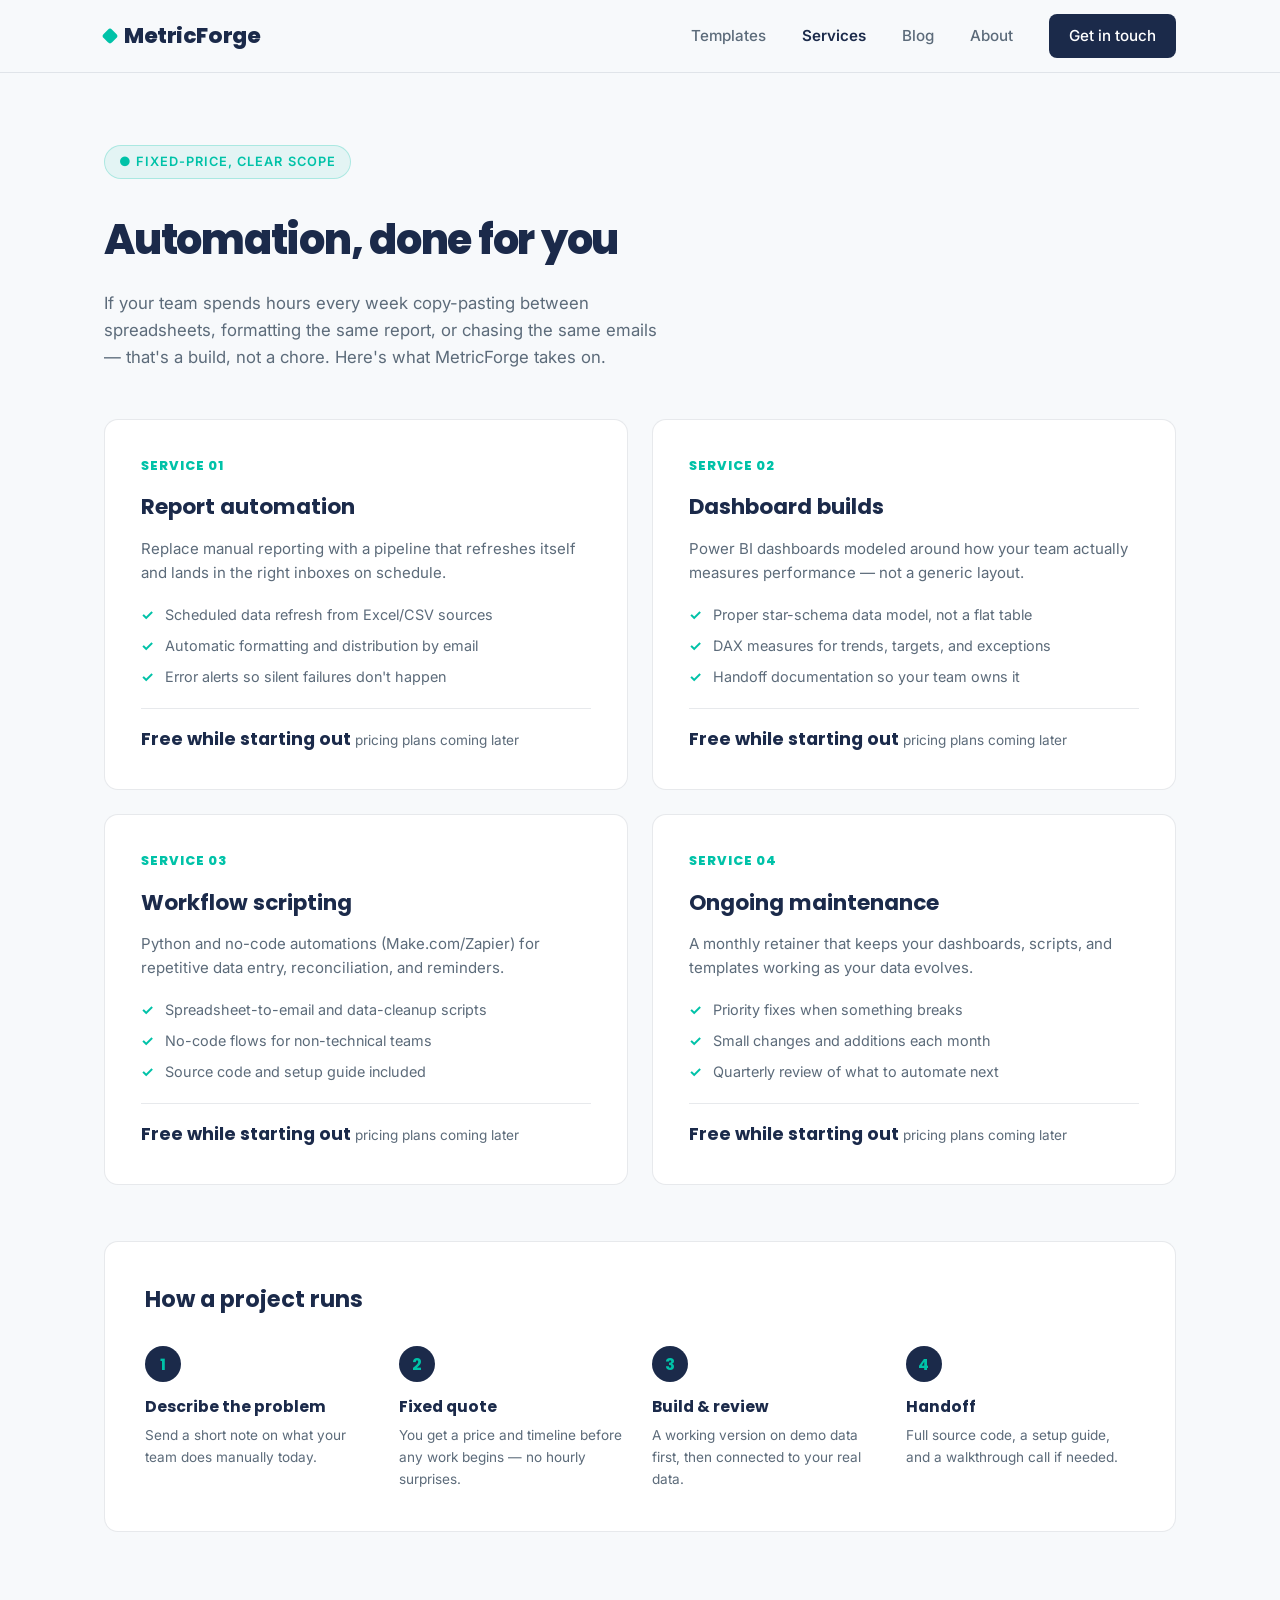
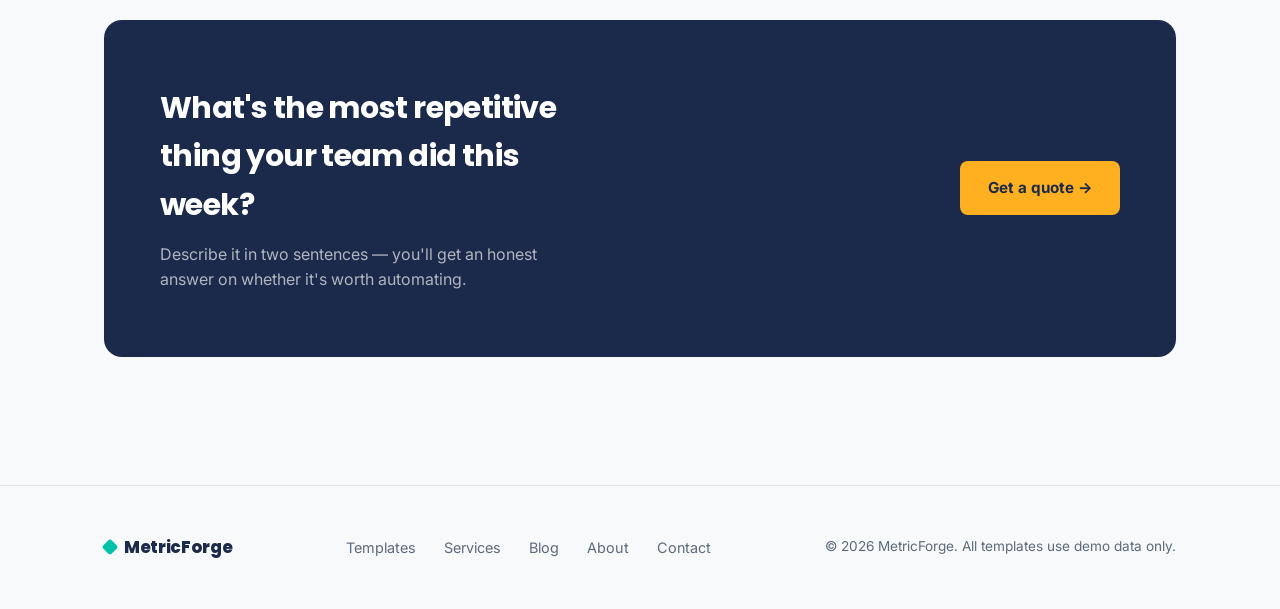
<file: services.html>
<!DOCTYPE html>
<html lang="en">
<head>
<meta charset="UTF-8">
<meta name="viewport" content="width=device-width, initial-scale=1.0">
<title>Services — MetricForge</title>
<meta name="description" content="Done-for-you report automation, Power BI dashboard builds, and workflow scripting for operations teams. Fixed-price packages, clear timelines.">
<link rel="preconnect" href="https://fonts.googleapis.com">
<link rel="preconnect" href="https://fonts.gstatic.com" crossorigin>
<link href="https://fonts.googleapis.com/css2?family=Poppins:wght@500;600;700;800&family=Inter:wght@400;500;600;700&display=swap" rel="stylesheet">
<link rel="stylesheet" href="style.css">
<style>
  .svc-detail{display:grid; grid-template-columns:1fr 1fr; gap:24px; margin-bottom:24px;}
  .svc-card{background:#fff; border:1px solid var(--border); border-radius:14px; padding:36px;}
  .svc-card .svc-tag{font-family:'Poppins'; font-weight:800; font-size:0.8rem; color:var(--teal); letter-spacing:0.08em; text-transform:uppercase; margin-bottom:14px;}
  .svc-card h2{font-size:1.35rem; font-weight:700; margin-bottom:12px; color:var(--navy);}
  .svc-card p{color:var(--slate); font-size:0.94rem; margin-bottom:18px;}
  .svc-card ul{list-style:none; margin-bottom:20px;}
  .svc-card ul li{padding-left:24px; position:relative; color:var(--slate); font-size:0.9rem; margin-bottom:8px;}
  .svc-card ul li::before{content:"✓"; position:absolute; left:0; color:var(--teal); font-weight:700;}
  .svc-price{font-family:'Poppins'; font-weight:700; color:var(--navy); font-size:1.1rem; padding-top:16px; border-top:1px solid var(--border);}
  .svc-price span{color:var(--slate); font-weight:400; font-size:0.85rem; font-family:'Inter';}
  .process{background:#fff; border:1px solid var(--border); border-radius:14px; padding:40px; margin-top:56px;}
  .process h2{font-size:1.4rem; margin-bottom:28px;}
  .process-steps{display:grid; grid-template-columns:repeat(4,1fr); gap:24px;}
  .p-step .p-num{width:36px; height:36px; border-radius:50%; background:var(--navy); color:var(--teal); font-family:'Poppins'; font-weight:700; display:flex; align-items:center; justify-content:center; margin-bottom:12px;}
  .p-step h3{font-size:0.98rem; margin-bottom:6px;}
  .p-step p{color:var(--slate); font-size:0.85rem;}
  @media(max-width:860px){ .svc-detail{grid-template-columns:1fr;} .process-steps{grid-template-columns:1fr 1fr;} }
</style>
</head>
<body>

<nav>
  <div class="wrap">
    <a href="index.html" class="brand"><span class="brand-mark"></span>MetricForge</a>
    <div class="nav-links">
      <a href="templates.html">Templates</a>
      <a href="services.html" class="active">Services</a>
      <a href="blog.html">Blog</a>
      <a href="about.html">About</a>
      <a href="contact.html" class="nav-cta">Get in touch</a>
    </div>
  </div>
</nav>

<div class="wrap">
  <header class="page-head">
    <span class="eyebrow">● Fixed-price, clear scope</span>
    <h1>Automation, done for you</h1>
    <p>If your team spends hours every week copy-pasting between spreadsheets, formatting the same report, or chasing the same emails — that's a build, not a chore. Here's what MetricForge takes on.</p>
  </header>

  <div class="svc-detail">
    <div class="svc-card">
      <div class="svc-tag">Service 01</div>
      <h2>Report automation</h2>
      <p>Replace manual reporting with a pipeline that refreshes itself and lands in the right inboxes on schedule.</p>
      <ul>
        <li>Scheduled data refresh from Excel/CSV sources</li>
        <li>Automatic formatting and distribution by email</li>
        <li>Error alerts so silent failures don't happen</li>
      </ul>
      <div class="svc-price">Free while starting out <span>pricing plans coming later</span></div>
    </div>
    <div class="svc-card">
      <div class="svc-tag">Service 02</div>
      <h2>Dashboard builds</h2>
      <p>Power BI dashboards modeled around how your team actually measures performance — not a generic layout.</p>
      <ul>
        <li>Proper star-schema data model, not a flat table</li>
        <li>DAX measures for trends, targets, and exceptions</li>
        <li>Handoff documentation so your team owns it</li>
      </ul>
      <div class="svc-price">Free while starting out <span>pricing plans coming later</span></div>
    </div>
    <div class="svc-card">
      <div class="svc-tag">Service 03</div>
      <h2>Workflow scripting</h2>
      <p>Python and no-code automations (Make.com/Zapier) for repetitive data entry, reconciliation, and reminders.</p>
      <ul>
        <li>Spreadsheet-to-email and data-cleanup scripts</li>
        <li>No-code flows for non-technical teams</li>
        <li>Source code and setup guide included</li>
      </ul>
      <div class="svc-price">Free while starting out <span>pricing plans coming later</span></div>
    </div>
    <div class="svc-card">
      <div class="svc-tag">Service 04</div>
      <h2>Ongoing maintenance</h2>
      <p>A monthly retainer that keeps your dashboards, scripts, and templates working as your data evolves.</p>
      <ul>
        <li>Priority fixes when something breaks</li>
        <li>Small changes and additions each month</li>
        <li>Quarterly review of what to automate next</li>
      </ul>
      <div class="svc-price">Free while starting out <span>pricing plans coming later</span></div>
    </div>
  </div>

  <div class="process">
    <h2>How a project runs</h2>
    <div class="process-steps">
      <div class="p-step">
        <div class="p-num">1</div>
        <h3>Describe the problem</h3>
        <p>Send a short note on what your team does manually today.</p>
      </div>
      <div class="p-step">
        <div class="p-num">2</div>
        <h3>Fixed quote</h3>
        <p>You get a price and timeline before any work begins — no hourly surprises.</p>
      </div>
      <div class="p-step">
        <div class="p-num">3</div>
        <h3>Build & review</h3>
        <p>A working version on demo data first, then connected to your real data.</p>
      </div>
      <div class="p-step">
        <div class="p-num">4</div>
        <h3>Handoff</h3>
        <p>Full source code, a setup guide, and a walkthrough call if needed.</p>
      </div>
    </div>
  </div>

  <section class="section">
    <div class="cta-band">
      <div>
        <h2>What's the most repetitive thing your team did this week?</h2>
        <p>Describe it in two sentences — you'll get an honest answer on whether it's worth automating.</p>
      </div>
      <a href="contact.html" class="btn-amber">Get a quote →</a>
    </div>
  </section>
</div>

<footer>
  <div class="wrap">
    <a href="index.html" class="brand"><span class="brand-mark"></span>MetricForge</a>
    <div class="foot-links">
      <a href="templates.html">Templates</a>
      <a href="services.html">Services</a>
      <a href="blog.html">Blog</a>
      <a href="about.html">About</a>
      <a href="contact.html">Contact</a>
    </div>
    <div class="copyright">© 2026 MetricForge. All templates use demo data only.</div>
  </div>
</footer>

</body>
</html>
</file>
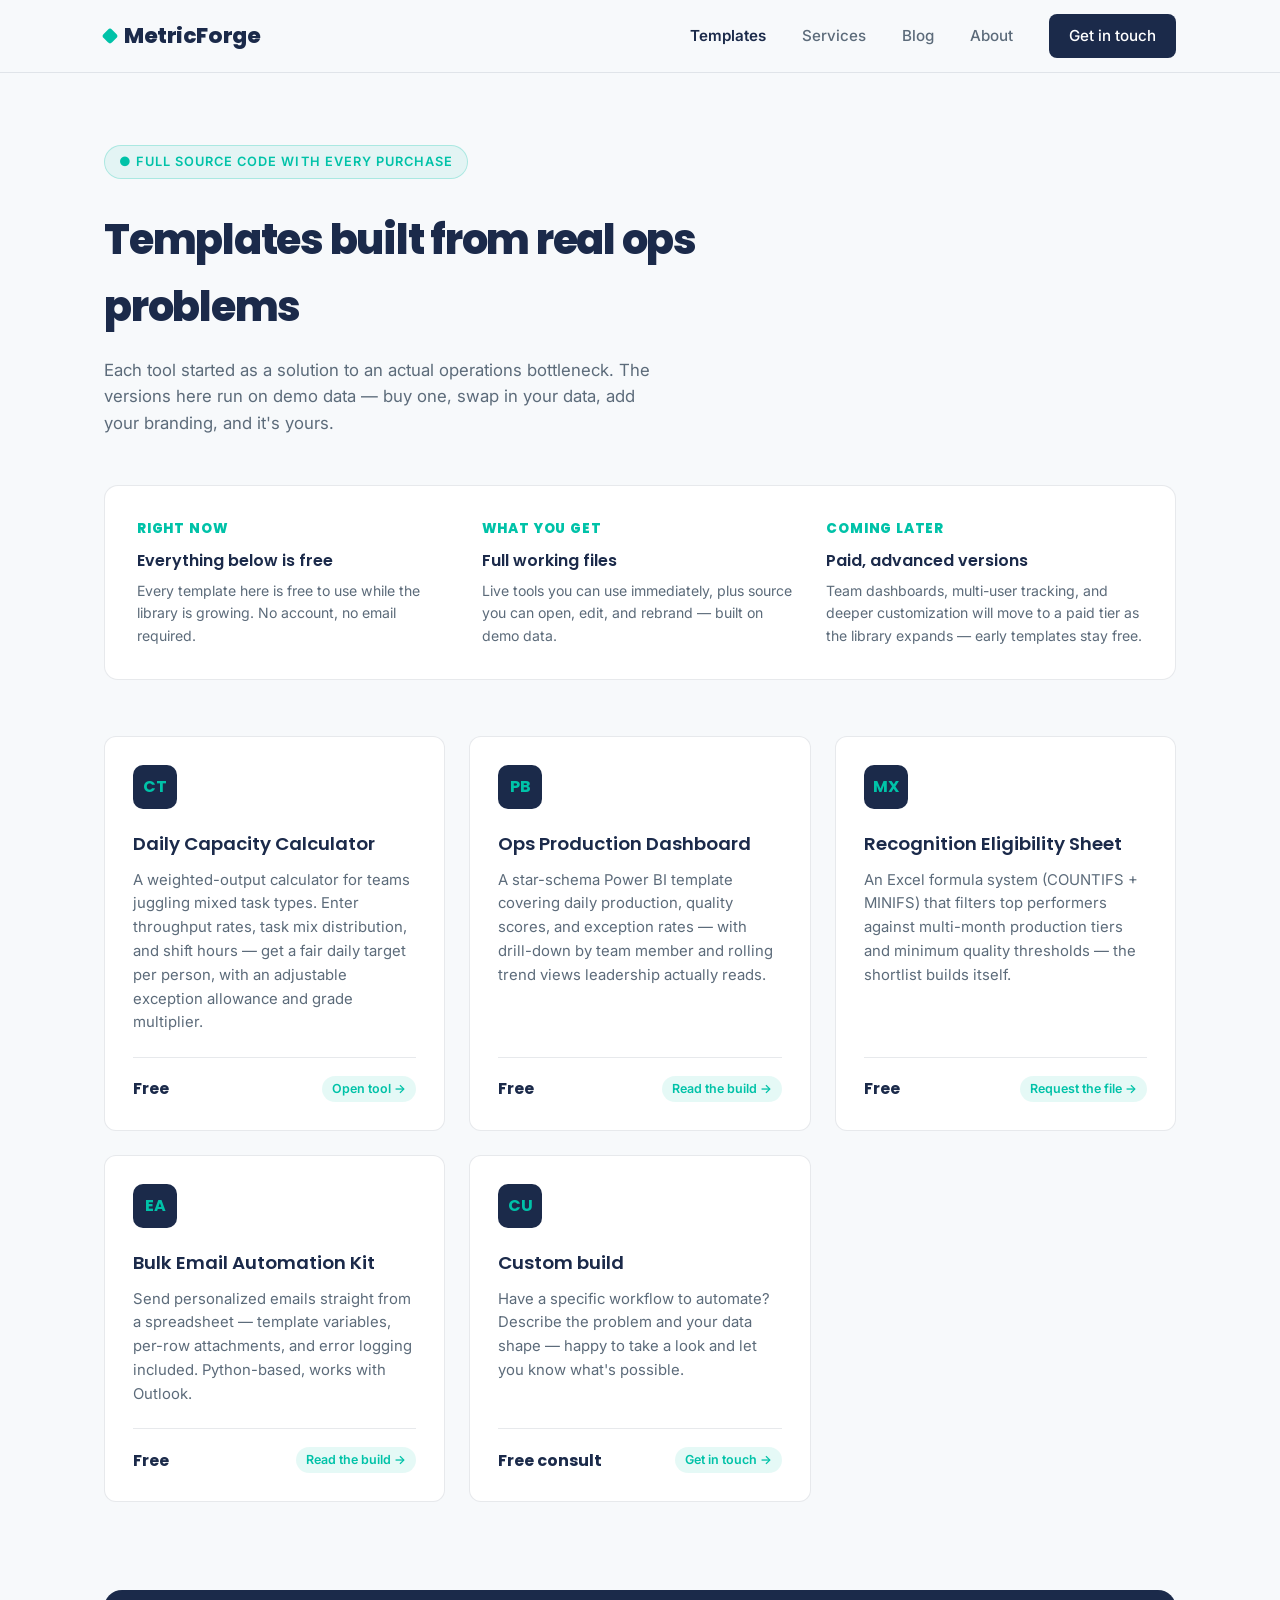
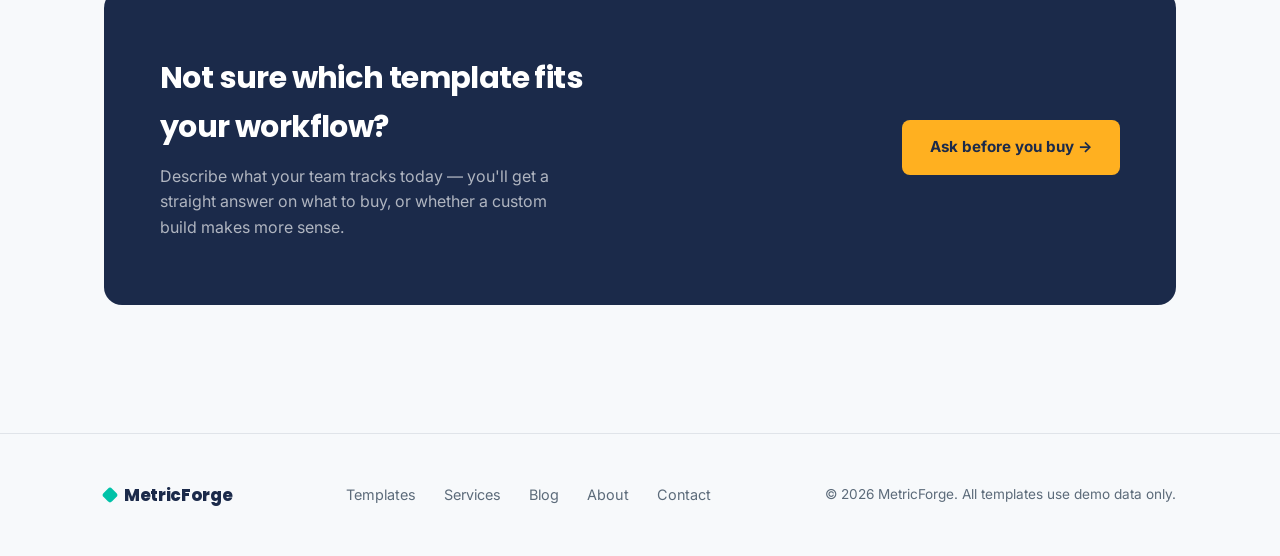
<file: templates.html>
<!DOCTYPE html>
<html lang="en">
<head>
<meta charset="UTF-8">
<meta name="viewport" content="width=device-width, initial-scale=1.0">
<title>Templates — MetricForge</title>
<meta name="description" content="Ready-to-customize analytics templates for operations teams — calculators, dashboards, and automation kits with full source code and demo data.">
<link rel="preconnect" href="https://fonts.googleapis.com">
<link rel="preconnect" href="https://fonts.gstatic.com" crossorigin>
<link href="https://fonts.googleapis.com/css2?family=Poppins:wght@500;600;700;800&family=Inter:wght@400;500;600;700&display=swap" rel="stylesheet">
<link rel="stylesheet" href="style.css">
<style>
  .how-band{background:#fff; border:1px solid var(--border); border-radius:14px; padding:32px; display:grid; grid-template-columns:repeat(3,1fr); gap:28px; margin-bottom:56px;}
  .how-step .step-num{font-family:'Poppins'; font-weight:800; color:var(--teal); font-size:0.85rem; letter-spacing:0.06em; text-transform:uppercase; margin-bottom:8px;}
  .how-step h3{font-size:1rem; font-weight:600; margin-bottom:6px;}
  .how-step p{color:var(--slate); font-size:0.88rem;}
  .bundle{border:2px solid var(--teal); position:relative;}
  .bundle-badge{position:absolute; top:-12px; right:20px; background:var(--amber); color:var(--navy); font-weight:700; font-size:0.75rem; padding:4px 12px; border-radius:999px;}
  @media(max-width:860px){ .how-band{grid-template-columns:1fr;} }
</style>
</head>
<body>

<nav>
  <div class="wrap">
    <a href="index.html" class="brand"><span class="brand-mark"></span>MetricForge</a>
    <div class="nav-links">
      <a href="templates.html" class="active">Templates</a>
      <a href="services.html">Services</a>
      <a href="blog.html">Blog</a>
      <a href="about.html">About</a>
      <a href="contact.html" class="nav-cta">Get in touch</a>
    </div>
  </div>
</nav>

<div class="wrap">
  <header class="page-head">
    <span class="eyebrow">● Full source code with every purchase</span>
    <h1>Templates built from real ops problems</h1>
    <p>Each tool started as a solution to an actual operations bottleneck. The versions here run on demo data — buy one, swap in your data, add your branding, and it's yours.</p>
  </header>

  <div class="how-band">
    <div class="how-step">
      <div class="step-num">Right now</div>
      <h3>Everything below is free</h3>
      <p>Every template here is free to use while the library is growing. No account, no email required.</p>
    </div>
    <div class="how-step">
      <div class="step-num">What you get</div>
      <h3>Full working files</h3>
      <p>Live tools you can use immediately, plus source you can open, edit, and rebrand — built on demo data.</p>
    </div>
    <div class="how-step">
      <div class="step-num">Coming later</div>
      <h3>Paid, advanced versions</h3>
      <p>Team dashboards, multi-user tracking, and deeper customization will move to a paid tier as the library expands — early templates stay free.</p>
    </div>
  </div>

  <div class="card-grid">
    <div class="card">
      <div class="card-icon">CT</div>
      <h3>Daily Capacity Calculator</h3>
      <p>A weighted-output calculator for teams juggling mixed task types. Enter throughput rates, task mix distribution, and shift hours — get a fair daily target per person, with an adjustable exception allowance and grade multiplier.</p>
      <div class="card-footer">
        <span class="price">Free</span>
        <a href="templates/daily-capacity-calculator.html" class="tag-demo">Open tool →</a>
      </div>
    </div>
    <div class="card">
      <div class="card-icon">PB</div>
      <h3>Ops Production Dashboard</h3>
      <p>A star-schema Power BI template covering daily production, quality scores, and exception rates — with drill-down by team member and rolling trend views leadership actually reads.</p>
      <div class="card-footer">
        <span class="price">Free</span>
        <a href="posts/star-schema-basics.html" class="tag-demo">Read the build →</a>
      </div>
    </div>
    <div class="card">
      <div class="card-icon">MX</div>
      <h3>Recognition Eligibility Sheet</h3>
      <p>An Excel formula system (COUNTIFS + MINIFS) that filters top performers against multi-month production tiers and minimum quality thresholds — the shortlist builds itself.</p>
      <div class="card-footer">
        <span class="price">Free</span>
        <a href="contact.html" class="tag-demo">Request the file →</a>
      </div>
    </div>
    <div class="card">
      <div class="card-icon">EA</div>
      <h3>Bulk Email Automation Kit</h3>
      <p>Send personalized emails straight from a spreadsheet — template variables, per-row attachments, and error logging included. Python-based, works with Outlook.</p>
      <div class="card-footer">
        <span class="price">Free</span>
        <a href="posts/email-automation.html" class="tag-demo">Read the build →</a>
      </div>
    </div>
    <div class="card">
      <div class="card-icon">CU</div>
      <h3>Custom build</h3>
      <p>Have a specific workflow to automate? Describe the problem and your data shape — happy to take a look and let you know what's possible.</p>
      <div class="card-footer">
        <span class="price">Free consult</span>
        <a href="contact.html" class="tag-demo">Get in touch →</a>
      </div>
    </div>
  </div>

  <section class="section">
    <div class="cta-band">
      <div>
        <h2>Not sure which template fits your workflow?</h2>
        <p>Describe what your team tracks today — you'll get a straight answer on what to buy, or whether a custom build makes more sense.</p>
      </div>
      <a href="contact.html" class="btn-amber">Ask before you buy →</a>
    </div>
  </section>
</div>

<footer>
  <div class="wrap">
    <a href="index.html" class="brand"><span class="brand-mark"></span>MetricForge</a>
    <div class="foot-links">
      <a href="templates.html">Templates</a>
      <a href="services.html">Services</a>
      <a href="blog.html">Blog</a>
      <a href="about.html">About</a>
      <a href="contact.html">Contact</a>
    </div>
    <div class="copyright">© 2026 MetricForge. All templates use demo data only.</div>
  </div>
</footer>

</body>
</html>
</file>
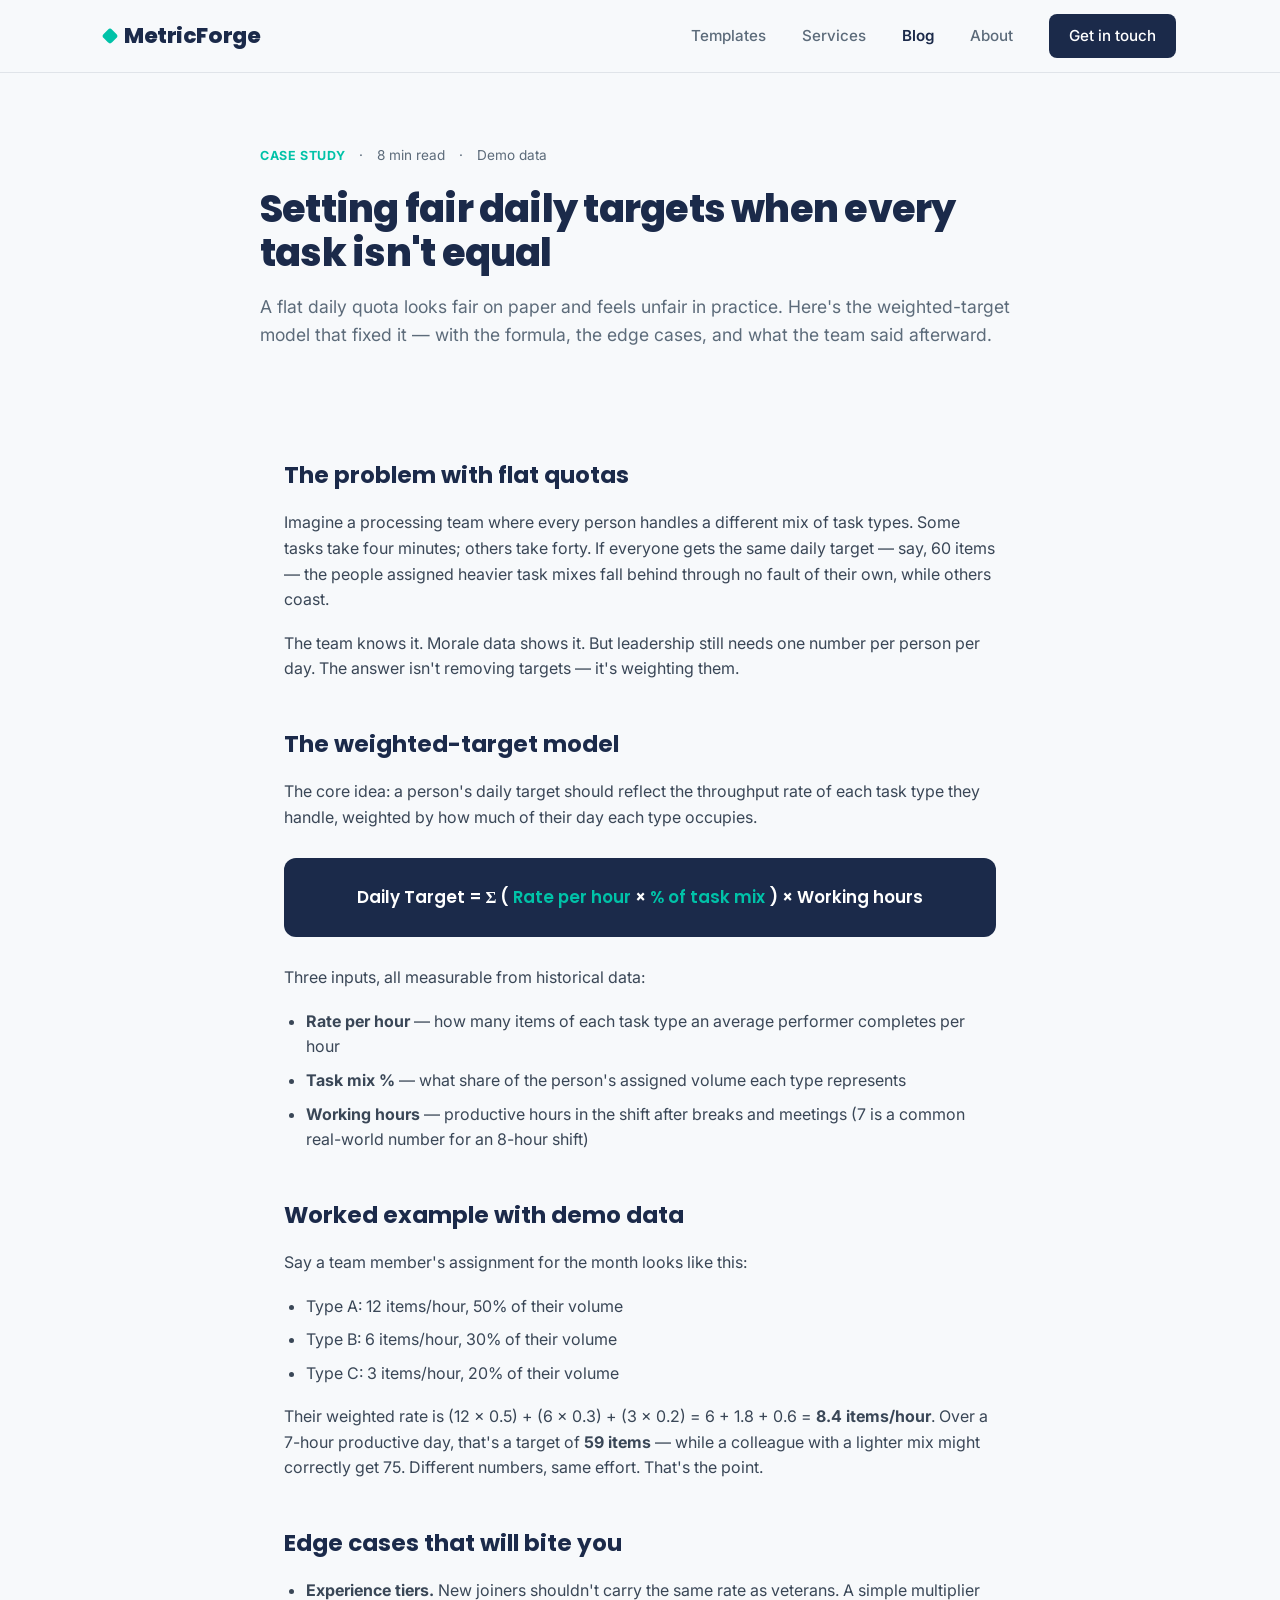
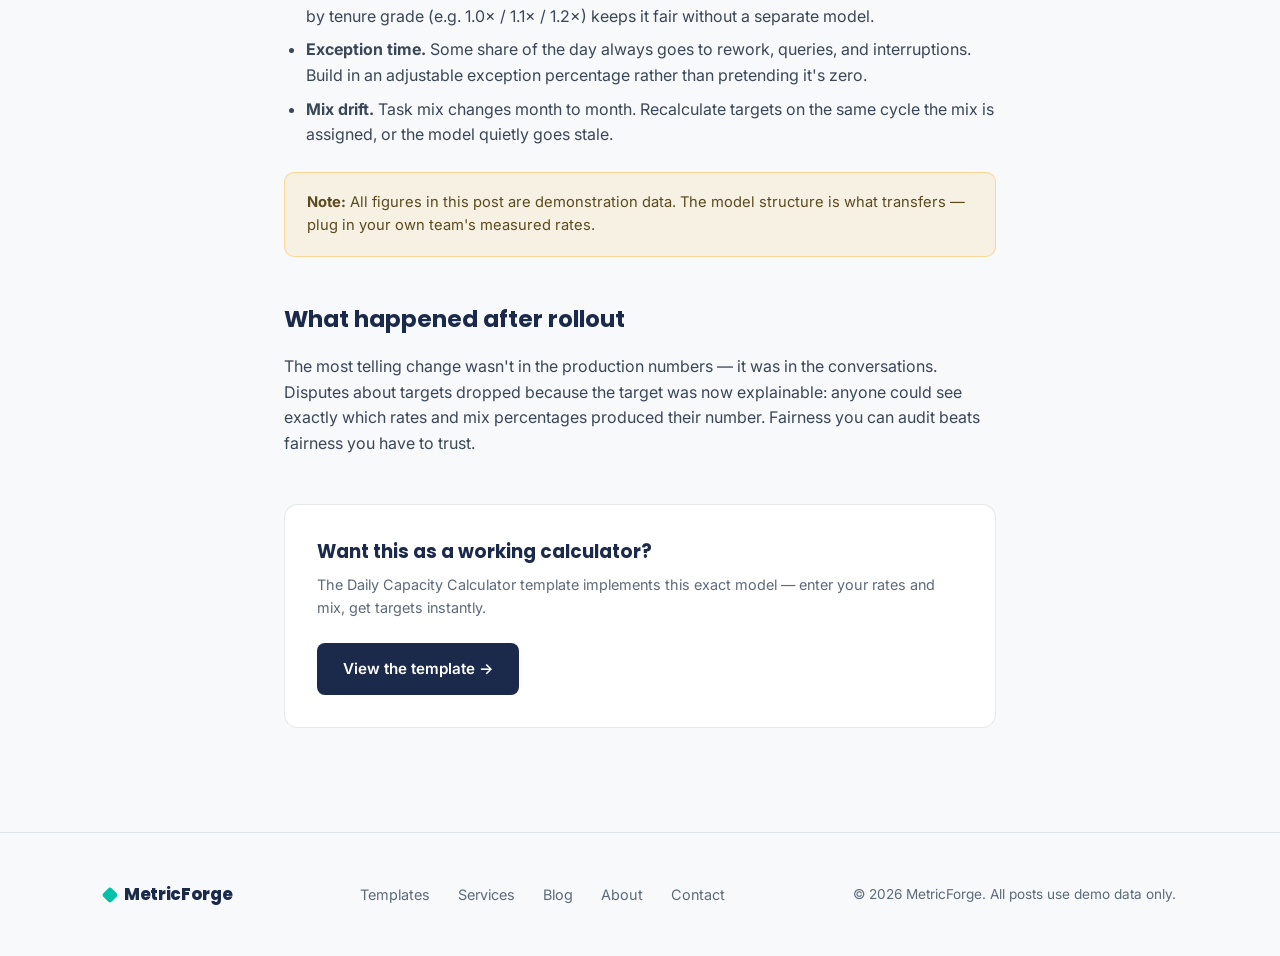
<file: posts/fair-daily-targets.html>
<!DOCTYPE html>
<html lang="en">
<head>
<meta charset="UTF-8">
<meta name="viewport" content="width=device-width, initial-scale=1.0">
<title>Setting fair daily targets when every task isn't equal — MetricForge</title>
<meta name="description" content="How to build a weighted-output calculator for teams handling mixed task types — the formula, the edge cases, and why flat quotas fail.">
<link rel="preconnect" href="https://fonts.googleapis.com">
<link rel="preconnect" href="https://fonts.gstatic.com" crossorigin>
<link href="https://fonts.googleapis.com/css2?family=Poppins:wght@500;600;700;800&family=Inter:wght@400;500;600;700&display=swap" rel="stylesheet">
<link rel="stylesheet" href="../style.css">
<style>
  .post-hero{padding:72px 0 40px; max-width:760px; margin:0 auto;}
  .post-meta{display:flex; gap:14px; align-items:center; font-size:0.85rem; color:var(--slate); margin-bottom:20px;}
  .post-meta .cat{color:var(--teal); font-weight:700; text-transform:uppercase; letter-spacing:0.05em; font-size:0.78rem;}
  .post-hero h1{font-size:2.4rem; font-weight:800; letter-spacing:-0.02em; line-height:1.15;}
  .post-hero .lede{color:var(--slate); font-size:1.1rem; margin-top:18px;}
  article{max-width:760px; margin:0 auto; padding:24px 24px 64px;}
  article h2{font-size:1.45rem; font-weight:700; margin:44px 0 16px; color:var(--navy);}
  article p{color:#3a4757; margin-bottom:18px; font-size:1rem;}
  article ul{margin:0 0 18px 22px; color:#3a4757;}
  article li{margin-bottom:8px;}
  .formula-box{
    background:var(--navy); color:#fff; border-radius:12px; padding:26px 30px; margin:28px 0;
    font-family:'Poppins'; font-weight:600; font-size:1.05rem; text-align:center;
  }
  .formula-box span{color:var(--teal);}
  .note-box{background:rgba(255,176,32,0.1); border:1px solid rgba(255,176,32,0.4); border-radius:10px; padding:18px 22px; margin:24px 0; font-size:0.92rem; color:#5a4a1e;}
  .post-cta{background:#fff; border:1px solid var(--border); border-radius:14px; padding:32px; margin-top:48px; display:flex; justify-content:space-between; align-items:center; gap:24px; flex-wrap:wrap;}
  .post-cta h3{font-size:1.15rem; margin-bottom:6px;}
  .post-cta p{color:var(--slate); font-size:0.9rem; margin:0;}
  @media(max-width:860px){ .post-hero h1{font-size:1.8rem;} }
</style>
</head>
<body>

<nav>
  <div class="wrap">
    <a href="../index.html" class="brand"><span class="brand-mark"></span>MetricForge</a>
    <div class="nav-links">
      <a href="../templates.html">Templates</a>
      <a href="../services.html">Services</a>
      <a href="../blog.html" class="active">Blog</a>
      <a href="../about.html">About</a>
      <a href="../contact.html" class="nav-cta">Get in touch</a>
    </div>
  </div>
</nav>

<div class="wrap">
  <header class="post-hero">
    <div class="post-meta">
      <span class="cat">Case study</span><span>·</span><span>8 min read</span><span>·</span><span>Demo data</span>
    </div>
    <h1>Setting fair daily targets when every task isn't equal</h1>
    <p class="lede">A flat daily quota looks fair on paper and feels unfair in practice. Here's the weighted-target model that fixed it — with the formula, the edge cases, and what the team said afterward.</p>
  </header>
</div>

<article>
  <h2>The problem with flat quotas</h2>
  <p>Imagine a processing team where every person handles a different mix of task types. Some tasks take four minutes; others take forty. If everyone gets the same daily target — say, 60 items — the people assigned heavier task mixes fall behind through no fault of their own, while others coast.</p>
  <p>The team knows it. Morale data shows it. But leadership still needs one number per person per day. The answer isn't removing targets — it's weighting them.</p>

  <h2>The weighted-target model</h2>
  <p>The core idea: a person's daily target should reflect the throughput rate of each task type they handle, weighted by how much of their day each type occupies.</p>
  <div class="formula-box">
    Daily Target = Σ ( <span>Rate per hour</span> × <span>% of task mix</span> ) × Working hours
  </div>
  <p>Three inputs, all measurable from historical data:</p>
  <ul>
    <li><strong>Rate per hour</strong> — how many items of each task type an average performer completes per hour</li>
    <li><strong>Task mix %</strong> — what share of the person's assigned volume each type represents</li>
    <li><strong>Working hours</strong> — productive hours in the shift after breaks and meetings (7 is a common real-world number for an 8-hour shift)</li>
  </ul>

  <h2>Worked example with demo data</h2>
  <p>Say a team member's assignment for the month looks like this:</p>
  <ul>
    <li>Type A: 12 items/hour, 50% of their volume</li>
    <li>Type B: 6 items/hour, 30% of their volume</li>
    <li>Type C: 3 items/hour, 20% of their volume</li>
  </ul>
  <p>Their weighted rate is (12 × 0.5) + (6 × 0.3) + (3 × 0.2) = 6 + 1.8 + 0.6 = <strong>8.4 items/hour</strong>. Over a 7-hour productive day, that's a target of <strong>59 items</strong> — while a colleague with a lighter mix might correctly get 75. Different numbers, same effort. That's the point.</p>

  <h2>Edge cases that will bite you</h2>
  <ul>
    <li><strong>Experience tiers.</strong> New joiners shouldn't carry the same rate as veterans. A simple multiplier by tenure grade (e.g. 1.0× / 1.1× / 1.2×) keeps it fair without a separate model.</li>
    <li><strong>Exception time.</strong> Some share of the day always goes to rework, queries, and interruptions. Build in an adjustable exception percentage rather than pretending it's zero.</li>
    <li><strong>Mix drift.</strong> Task mix changes month to month. Recalculate targets on the same cycle the mix is assigned, or the model quietly goes stale.</li>
  </ul>

  <div class="note-box">
    <strong>Note:</strong> All figures in this post are demonstration data. The model structure is what transfers — plug in your own team's measured rates.
  </div>

  <h2>What happened after rollout</h2>
  <p>The most telling change wasn't in the production numbers — it was in the conversations. Disputes about targets dropped because the target was now explainable: anyone could see exactly which rates and mix percentages produced their number. Fairness you can audit beats fairness you have to trust.</p>

  <div class="post-cta">
    <div>
      <h3>Want this as a working calculator?</h3>
      <p>The Daily Capacity Calculator template implements this exact model — enter your rates and mix, get targets instantly.</p>
    </div>
    <a href="../templates.html" class="btn-primary">View the template →</a>
  </div>
</article>

<footer>
  <div class="wrap">
    <a href="../index.html" class="brand"><span class="brand-mark"></span>MetricForge</a>
    <div class="foot-links">
      <a href="../templates.html">Templates</a>
      <a href="../services.html">Services</a>
      <a href="../blog.html">Blog</a>
      <a href="../about.html">About</a>
      <a href="../contact.html">Contact</a>
    </div>
    <div class="copyright">© 2026 MetricForge. All posts use demo data only.</div>
  </div>
</footer>

</body>
</html>
</file>
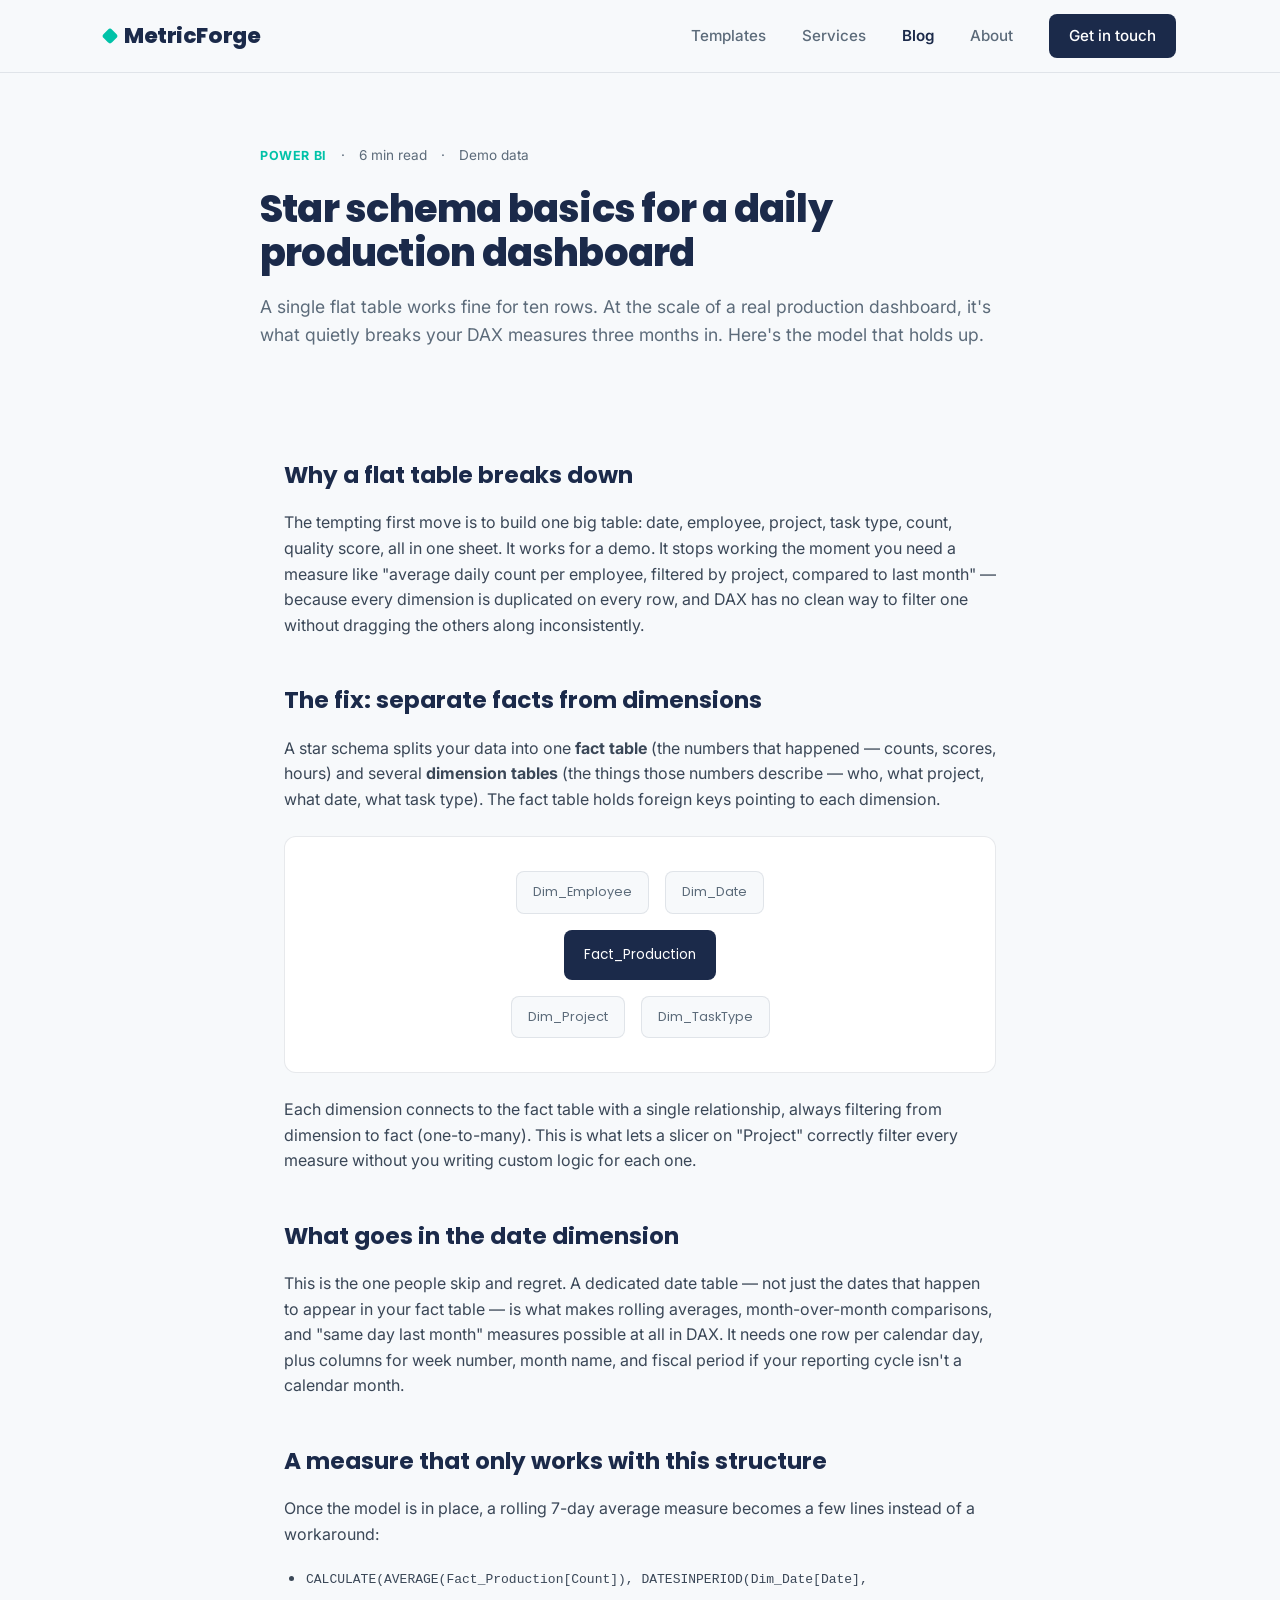
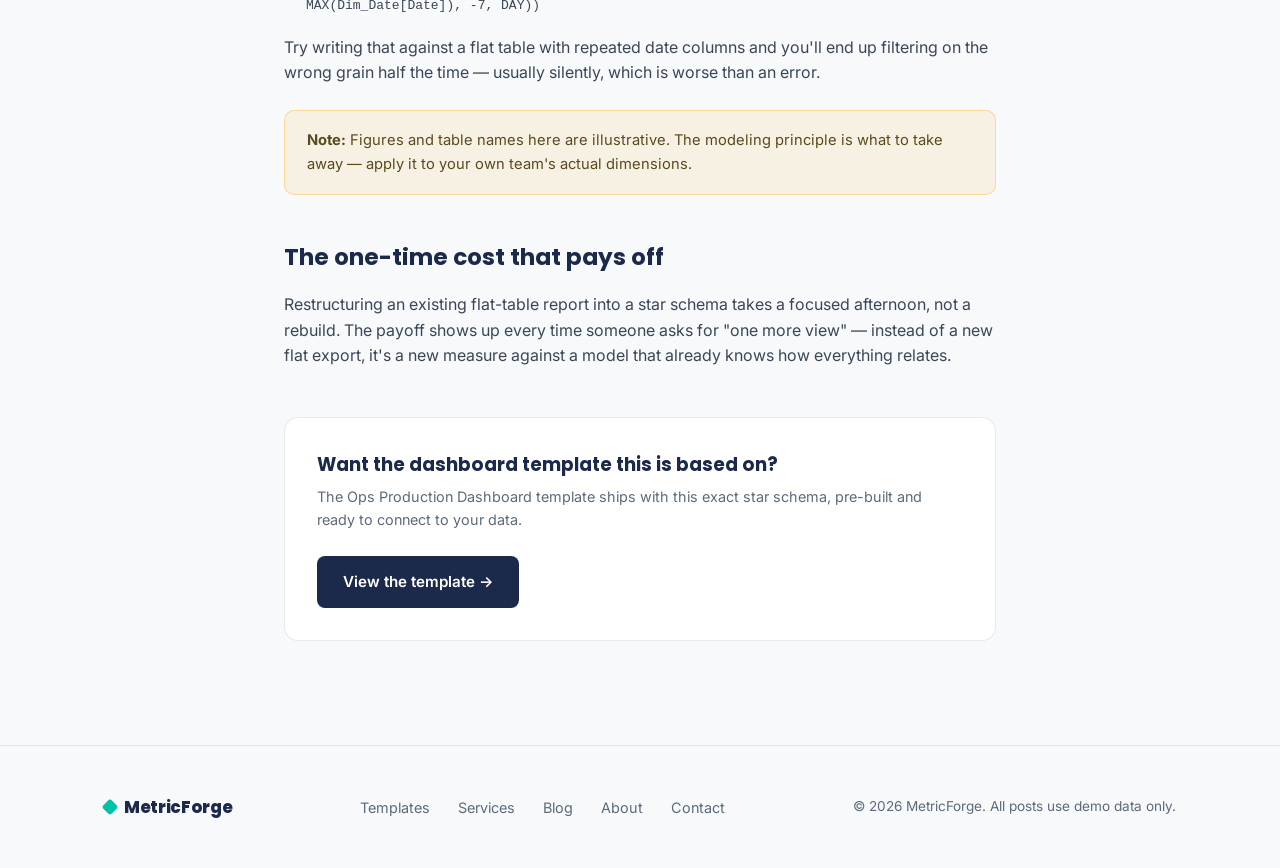
<file: posts/star-schema-basics.html>
<!DOCTYPE html>
<html lang="en">
<head>
<meta charset="UTF-8">
<meta name="viewport" content="width=device-width, initial-scale=1.0">
<title>Star schema basics for a daily production dashboard — MetricForge</title>
<meta name="description" content="Why a proper fact/dimension split saves your Power BI dashboard from broken DAX measures later — with a worked example.">
<link rel="preconnect" href="https://fonts.googleapis.com">
<link href="https://fonts.googleapis.com/css2?family=Poppins:wght@500;600;700;800&family=Inter:wght@400;500;600;700&display=swap" rel="stylesheet">
<link rel="stylesheet" href="../style.css">
<style>
  .post-hero{padding:72px 0 40px; max-width:760px; margin:0 auto;}
  .post-meta{display:flex; gap:14px; align-items:center; font-size:0.85rem; color:var(--slate); margin-bottom:20px;}
  .post-meta .cat{color:var(--teal); font-weight:700; text-transform:uppercase; letter-spacing:0.05em; font-size:0.78rem;}
  .post-hero h1{font-size:2.4rem; font-weight:800; letter-spacing:-0.02em; line-height:1.15;}
  .post-hero .lede{color:var(--slate); font-size:1.1rem; margin-top:18px;}
  article{max-width:760px; margin:0 auto; padding:24px 24px 64px;}
  article h2{font-size:1.45rem; font-weight:700; margin:44px 0 16px; color:var(--navy);}
  article p{color:#3a4757; margin-bottom:18px; font-size:1rem;}
  article ul{margin:0 0 18px 22px; color:#3a4757;}
  article li{margin-bottom:8px;}
  .diagram{background:#fff; border:1px solid var(--border); border-radius:12px; padding:28px; margin:24px 0; text-align:center; font-family:'Poppins'; font-size:0.85rem; color:var(--navy);}
  .diagram .fact{background:var(--navy); color:#fff; padding:14px 20px; border-radius:8px; display:inline-block; margin:10px;}
  .diagram .dim{background:var(--offwhite); border:1px solid var(--border); padding:10px 16px; border-radius:8px; display:inline-block; margin:6px; font-size:0.8rem; color:var(--slate);}
  .note-box{background:rgba(255,176,32,0.1); border:1px solid rgba(255,176,32,0.4); border-radius:10px; padding:18px 22px; margin:24px 0; font-size:0.92rem; color:#5a4a1e;}
  .post-cta{background:#fff; border:1px solid var(--border); border-radius:14px; padding:32px; margin-top:48px; display:flex; justify-content:space-between; align-items:center; gap:24px; flex-wrap:wrap;}
  .post-cta h3{font-size:1.15rem; margin-bottom:6px;}
  .post-cta p{color:var(--slate); font-size:0.9rem; margin:0;}
  @media(max-width:860px){ .post-hero h1{font-size:1.8rem;} }
</style>
</head>
<body>

<nav>
  <div class="wrap">
    <a href="../index.html" class="brand"><span class="brand-mark"></span>MetricForge</a>
    <div class="nav-links">
      <a href="../templates.html">Templates</a>
      <a href="../services.html">Services</a>
      <a href="../blog.html" class="active">Blog</a>
      <a href="../about.html">About</a>
      <a href="../contact.html" class="nav-cta">Get in touch</a>
    </div>
  </div>
</nav>

<div class="wrap">
  <header class="post-hero">
    <div class="post-meta"><span class="cat">Power BI</span><span>·</span><span>6 min read</span><span>·</span><span>Demo data</span></div>
    <h1>Star schema basics for a daily production dashboard</h1>
    <p class="lede">A single flat table works fine for ten rows. At the scale of a real production dashboard, it's what quietly breaks your DAX measures three months in. Here's the model that holds up.</p>
  </header>
</div>

<article>
  <h2>Why a flat table breaks down</h2>
  <p>The tempting first move is to build one big table: date, employee, project, task type, count, quality score, all in one sheet. It works for a demo. It stops working the moment you need a measure like "average daily count per employee, filtered by project, compared to last month" — because every dimension is duplicated on every row, and DAX has no clean way to filter one without dragging the others along inconsistently.</p>

  <h2>The fix: separate facts from dimensions</h2>
  <p>A star schema splits your data into one <strong>fact table</strong> (the numbers that happened — counts, scores, hours) and several <strong>dimension tables</strong> (the things those numbers describe — who, what project, what date, what task type). The fact table holds foreign keys pointing to each dimension.</p>

  <div class="diagram">
    <div class="dim">Dim_Employee</div>
    <div class="dim">Dim_Date</div><br>
    <span class="fact">Fact_Production</span><br>
    <div class="dim">Dim_Project</div>
    <div class="dim">Dim_TaskType</div>
  </div>

  <p>Each dimension connects to the fact table with a single relationship, always filtering from dimension to fact (one-to-many). This is what lets a slicer on "Project" correctly filter every measure without you writing custom logic for each one.</p>

  <h2>What goes in the date dimension</h2>
  <p>This is the one people skip and regret. A dedicated date table — not just the dates that happen to appear in your fact table — is what makes rolling averages, month-over-month comparisons, and "same day last month" measures possible at all in DAX. It needs one row per calendar day, plus columns for week number, month name, and fiscal period if your reporting cycle isn't a calendar month.</p>

  <h2>A measure that only works with this structure</h2>
  <p>Once the model is in place, a rolling 7-day average measure becomes a few lines instead of a workaround:</p>
  <ul>
    <li><code>CALCULATE(AVERAGE(Fact_Production[Count]), DATESINPERIOD(Dim_Date[Date], MAX(Dim_Date[Date]), -7, DAY))</code></li>
  </ul>
  <p>Try writing that against a flat table with repeated date columns and you'll end up filtering on the wrong grain half the time — usually silently, which is worse than an error.</p>

  <div class="note-box">
    <strong>Note:</strong> Figures and table names here are illustrative. The modeling principle is what to take away — apply it to your own team's actual dimensions.
  </div>

  <h2>The one-time cost that pays off</h2>
  <p>Restructuring an existing flat-table report into a star schema takes a focused afternoon, not a rebuild. The payoff shows up every time someone asks for "one more view" — instead of a new flat export, it's a new measure against a model that already knows how everything relates.</p>

  <div class="post-cta">
    <div>
      <h3>Want the dashboard template this is based on?</h3>
      <p>The Ops Production Dashboard template ships with this exact star schema, pre-built and ready to connect to your data.</p>
    </div>
    <a href="../templates.html" class="btn-primary">View the template →</a>
  </div>
</article>

<footer>
  <div class="wrap">
    <a href="../index.html" class="brand"><span class="brand-mark"></span>MetricForge</a>
    <div class="foot-links">
      <a href="../templates.html">Templates</a>
      <a href="../services.html">Services</a>
      <a href="../blog.html">Blog</a>
      <a href="../about.html">About</a>
      <a href="../contact.html">Contact</a>
    </div>
    <div class="copyright">© 2026 MetricForge. All posts use demo data only.</div>
  </div>
</footer>

</body>
</html>
</file>
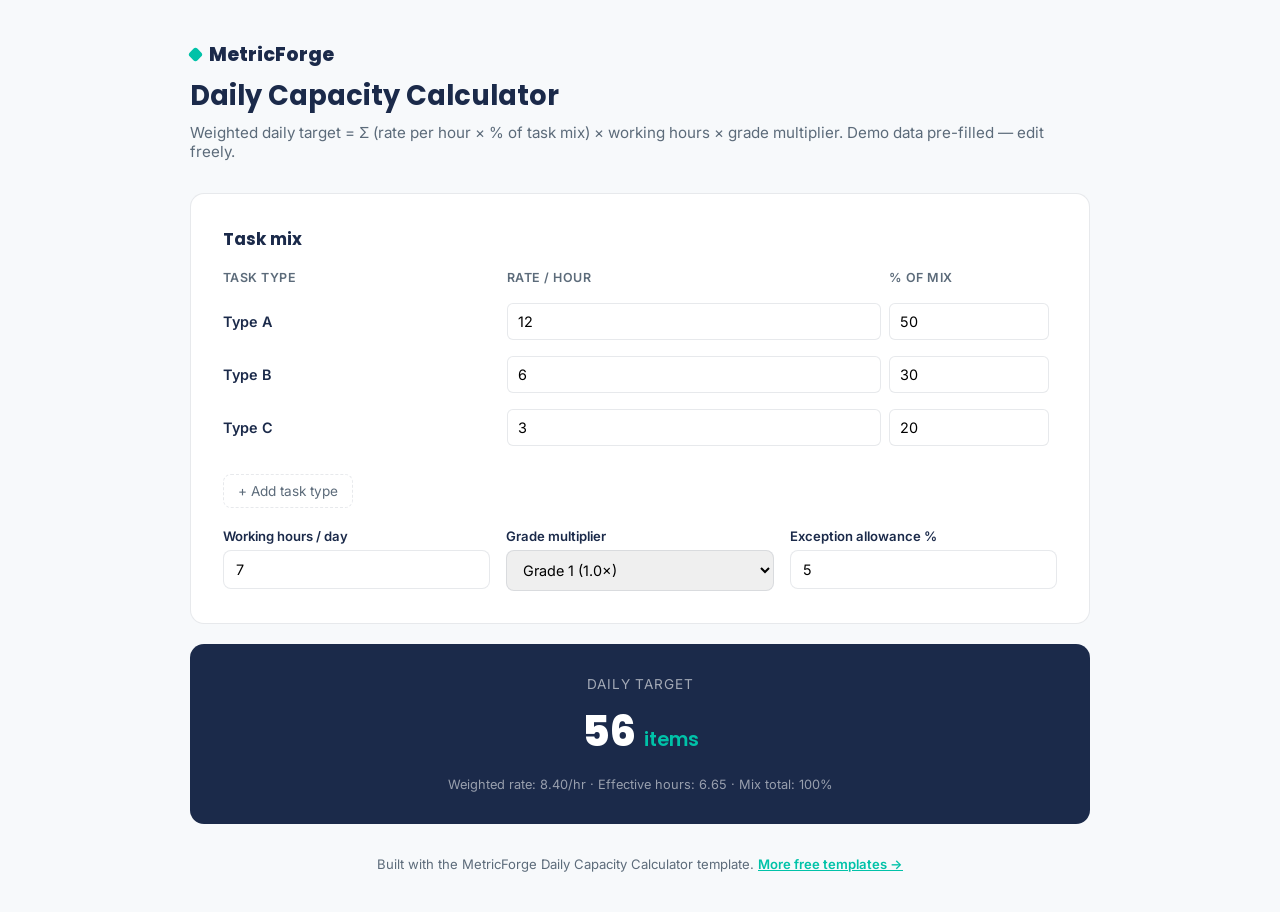
<file: templates/daily-capacity-calculator.html>
<!DOCTYPE html>
<html lang="en">
<head>
<meta charset="UTF-8">
<meta name="viewport" content="width=device-width, initial-scale=1.0">
<title>Daily Capacity Calculator — MetricForge</title>
<link rel="preconnect" href="https://fonts.googleapis.com">
<link href="https://fonts.googleapis.com/css2?family=Poppins:wght@600;700;800&family=Inter:wght@400;500;600;700&display=swap" rel="stylesheet">
<style>
  :root{--navy:#1B2A4A; --teal:#00C2A8; --slate:#5C6B7A; --offwhite:#F7F9FB; --amber:#FFB020; --border:rgba(27,42,74,0.10);}
  *{box-sizing:border-box; margin:0; padding:0;}
  body{font-family:'Inter',sans-serif; background:var(--offwhite); color:var(--navy); padding:40px 20px;}
  h1,h2,.brand{font-family:'Poppins',sans-serif;}
  .wrap{max-width:900px; margin:0 auto;}
  .brand{font-weight:800; font-size:1.2rem; margin-bottom:6px; display:flex; align-items:center; gap:8px;}
  .brand-mark{width:11px; height:11px; background:var(--teal); border-radius:3px; transform:rotate(45deg); display:inline-block;}
  h1{font-size:1.7rem; font-weight:700; margin-bottom:6px;}
  .sub{color:var(--slate); font-size:0.95rem; margin-bottom:32px;}
  .panel{background:#fff; border:1px solid var(--border); border-radius:14px; padding:32px; margin-bottom:20px;}
  .panel h2{font-size:1.05rem; margin-bottom:18px;}
  table{width:100%; border-collapse:collapse; margin-bottom:16px;}
  th{text-align:left; font-size:0.78rem; color:var(--slate); text-transform:uppercase; letter-spacing:0.04em; padding-bottom:10px; font-weight:600;}
  td{padding:8px 8px 8px 0;}
  td input{width:100%; padding:9px 10px; border:1px solid var(--border); border-radius:6px; font-family:'Inter'; font-size:0.9rem;}
  .row-label{font-weight:600; font-size:0.9rem;}
  .add-row{background:none; border:1px dashed var(--border); color:var(--slate); padding:8px 14px; border-radius:8px; font-size:0.85rem; cursor:pointer; font-family:'Inter'; margin-top:4px;}
  .add-row:hover{border-color:var(--teal); color:var(--navy);}
  .controls{display:grid; grid-template-columns:1fr 1fr 1fr; gap:16px; margin-top:20px;}
  .field label{display:block; font-size:0.82rem; font-weight:600; margin-bottom:6px;}
  .field select, .field input{width:100%; padding:10px 12px; border:1px solid var(--border); border-radius:8px; font-family:'Inter'; font-size:0.9rem;}
  .result{background:var(--navy); color:#fff; border-radius:14px; padding:32px; text-align:center;}
  .result .label{color:rgba(255,255,255,0.6); font-size:0.85rem; text-transform:uppercase; letter-spacing:0.06em; margin-bottom:8px;}
  .result .num{font-family:'Poppins'; font-weight:800; font-size:2.6rem;}
  .result .num span{color:var(--teal); font-size:1.2rem; font-weight:600;}
  .breakdown{font-size:0.8rem; color:rgba(255,255,255,0.55); margin-top:14px;}
  footer{text-align:center; color:var(--slate); font-size:0.82rem; margin-top:32px;}
  footer a{color:var(--teal); font-weight:600;}
</style>
</head>
<body>
<div class="wrap">
  <div class="brand"><span class="brand-mark"></span>MetricForge</div>
  <h1>Daily Capacity Calculator</h1>
  <p class="sub">Weighted daily target = Σ (rate per hour × % of task mix) × working hours × grade multiplier. Demo data pre-filled — edit freely.</p>

  <div class="panel">
    <h2>Task mix</h2>
    <table>
      <thead>
        <tr><th style="width:34%">Task type</th><th>Rate / hour</th><th>% of mix</th></tr>
      </thead>
      <tbody id="rows">
        <tr>
          <td class="row-label">Type A</td>
          <td><input type="number" class="rate" value="12" min="0"></td>
          <td><input type="number" class="mix" value="50" min="0" max="100"></td>
        </tr>
        <tr>
          <td class="row-label">Type B</td>
          <td><input type="number" class="rate" value="6" min="0"></td>
          <td><input type="number" class="mix" value="30" min="0" max="100"></td>
        </tr>
        <tr>
          <td class="row-label">Type C</td>
          <td><input type="number" class="rate" value="3" min="0"></td>
          <td><input type="number" class="mix" value="20" min="0" max="100"></td>
        </tr>
      </tbody>
    </table>
    <button class="add-row" onclick="addRow()">+ Add task type</button>

    <div class="controls">
      <div class="field">
        <label>Working hours / day</label>
        <input type="number" id="hours" value="7" step="0.5">
      </div>
      <div class="field">
        <label>Grade multiplier</label>
        <select id="grade">
          <option value="1.0">Grade 1 (1.0×)</option>
          <option value="1.10">Grade 2 (1.10×)</option>
          <option value="1.20">Grade 3 (1.20×)</option>
        </select>
      </div>
      <div class="field">
        <label>Exception allowance %</label>
        <input type="number" id="exception" value="5" min="0" max="50">
      </div>
    </div>
  </div>

  <div class="result">
    <div class="label">Daily target</div>
    <div class="num" id="output">0 <span>items</span></div>
    <div class="breakdown" id="breakdown"></div>
  </div>

  <footer>
    Built with the MetricForge Daily Capacity Calculator template. <a href="../templates.html">More free templates →</a>
  </footer>
</div>

<script>
function calculate(){
  const rates = document.querySelectorAll('.rate');
  const mixes = document.querySelectorAll('.mix');
  const hours = parseFloat(document.getElementById('hours').value) || 0;
  const grade = parseFloat(document.getElementById('grade').value) || 1;
  const exception = parseFloat(document.getElementById('exception').value) || 0;

  let weightedRate = 0;
  let mixTotal = 0;
  for(let i=0; i<rates.length; i++){
    const r = parseFloat(rates[i].value) || 0;
    const m = parseFloat(mixes[i].value) || 0;
    weightedRate += r * (m/100);
    mixTotal += m;
  }

  const effectiveHours = hours * (1 - exception/100);
  const target = weightedRate * effectiveHours * grade;

  document.getElementById('output').innerHTML = Math.round(target) + ' <span>items</span>';
  document.getElementById('breakdown').textContent =
    `Weighted rate: ${weightedRate.toFixed(2)}/hr · Effective hours: ${effectiveHours.toFixed(2)} · Mix total: ${mixTotal}%` +
    (mixTotal !== 100 ? '  ⚠ mix should total 100%' : '');
}

function addRow(){
  const tbody = document.getElementById('rows');
  const rowCount = tbody.children.length + 1;
  const tr = document.createElement('tr');
  tr.innerHTML = `
    <td class="row-label">Type ${String.fromCharCode(64+rowCount)}</td>
    <td><input type="number" class="rate" value="0" min="0"></td>
    <td><input type="number" class="mix" value="0" min="0" max="100"></td>
  `;
  tbody.appendChild(tr);
  attachListeners();
  calculate();
}

function attachListeners(){
  document.querySelectorAll('input, select').forEach(el => {
    el.removeEventListener('input', calculate);
    el.addEventListener('input', calculate);
  });
}

attachListeners();
calculate();
</script>
</body>
</html>
</file>
<file: style.css>
/* ============ MetricForge Brand System ============ */
:root{
  --navy:#1B2A4A;
  --teal:#00C2A8;
  --slate:#5C6B7A;
  --offwhite:#F7F9FB;
  --amber:#FFB020;
  --border: rgba(27,42,74,0.10);
}
*{box-sizing:border-box; margin:0; padding:0;}
html{scroll-behavior:smooth;}
body{
  font-family:'Inter', sans-serif;
  background:var(--offwhite);
  color:var(--navy);
  line-height:1.6;
  -webkit-font-smoothing:antialiased;
}
h1,h2,h3,.brand{font-family:'Poppins', sans-serif;}
a{text-decoration:none; color:inherit;}
.wrap{max-width:1120px; margin:0 auto; padding:0 24px;}

/* ---------- NAV ---------- */
nav{
  position:sticky; top:0; z-index:50;
  background:rgba(247,249,251,0.92);
  backdrop-filter:blur(8px);
  border-bottom:1px solid var(--border);
}
nav .wrap{display:flex; align-items:center; justify-content:space-between; height:72px;}
.brand{font-weight:800; font-size:1.35rem; letter-spacing:-0.02em; color:var(--navy); display:flex; align-items:center; gap:8px;}
.brand-mark{width:12px; height:12px; background:var(--teal); border-radius:3px; display:inline-block; transform:rotate(45deg);}
.nav-links{display:flex; gap:36px; align-items:center;}
.nav-links a{font-weight:500; font-size:0.95rem; color:var(--slate); transition:color .15s;}
.nav-links a:hover{color:var(--navy);}
.nav-links a.active{color:var(--navy); font-weight:600;}
.nav-cta{background:var(--navy); color:#fff !important; padding:10px 20px; border-radius:8px; font-weight:600; font-size:0.9rem;}

/* ---------- SHARED ELEMENTS ---------- */
.eyebrow{
  display:inline-flex; align-items:center; gap:8px;
  font-size:0.8rem; font-weight:600; letter-spacing:0.08em; text-transform:uppercase;
  color:var(--teal); background:rgba(0,194,168,0.08); border:1px solid rgba(0,194,168,0.25);
  padding:6px 14px; border-radius:999px; margin-bottom:28px;
}
.btn-primary{
  background:var(--navy); color:#fff; padding:14px 26px; border-radius:8px; font-weight:600;
  font-size:0.95rem; display:inline-flex; align-items:center; gap:8px; transition:transform .15s, box-shadow .15s;
}
.btn-primary:hover{transform:translateY(-1px); box-shadow:0 8px 20px rgba(27,42,74,0.18);}
.btn-ghost{
  border:1.5px solid var(--border); color:var(--navy); padding:14px 26px; border-radius:8px;
  font-weight:600; font-size:0.95rem; transition:border-color .15s, background .15s; display:inline-flex;
}
.btn-ghost:hover{border-color:var(--navy); background:rgba(27,42,74,0.03);}
.btn-amber{
  background:var(--amber); color:var(--navy); padding:15px 28px; border-radius:8px; font-weight:700;
  font-size:0.95rem; white-space:nowrap; display:inline-flex; border:none; cursor:pointer;
}

.section{padding:88px 0;}
.section-head{max-width:600px; margin-bottom:56px;}
.section-tag{color:var(--teal); font-weight:600; font-size:0.85rem; letter-spacing:0.06em; text-transform:uppercase;}
.section-head h2{font-size:2.1rem; font-weight:700; letter-spacing:-0.02em; margin-top:10px; color:var(--navy);}
.section-head p{color:var(--slate); margin-top:14px; font-size:1.02rem;}

.page-head{padding:72px 0 48px;}
.page-head h1{font-size:2.6rem; font-weight:800; letter-spacing:-0.03em; max-width:680px; color:var(--navy);}
.page-head p{color:var(--slate); max-width:560px; margin-top:16px; font-size:1.05rem;}

/* ---------- CARDS ---------- */
.card-grid{display:grid; grid-template-columns:repeat(3,1fr); gap:24px;}
.card{
  border:1px solid var(--border); border-radius:12px; padding:28px; background:#fff;
  display:flex; flex-direction:column; height:100%; transition:border-color .15s, transform .15s;
}
.card:hover{border-color:var(--teal); transform:translateY(-3px);}
.card-icon{
  width:44px; height:44px; border-radius:10px; background:var(--navy);
  display:flex; align-items:center; justify-content:center; margin-bottom:20px;
  font-family:'Poppins'; font-weight:700; color:var(--teal); font-size:1rem;
}
.card h3{font-size:1.15rem; font-weight:600; color:var(--navy); margin-bottom:10px;}
.card p{color:var(--slate); font-size:0.93rem; flex-grow:1;}
.card-footer{display:flex; align-items:center; justify-content:space-between; margin-top:22px; padding-top:18px; border-top:1px solid var(--border);}
.price{font-family:'Poppins'; font-weight:700; color:var(--navy);}
.tag-demo{font-size:0.78rem; color:var(--teal); font-weight:600; background:rgba(0,194,168,0.1); padding:3px 10px; border-radius:999px;}

/* ---------- CTA BAND ---------- */
.cta-band{
  background:var(--navy); border-radius:18px; padding:64px 56px; display:flex;
  align-items:center; justify-content:space-between; gap:40px; flex-wrap:wrap;
}
.cta-band h2{color:#fff; font-size:1.9rem; font-weight:700; max-width:440px; letter-spacing:-0.02em;}
.cta-band p{color:rgba(255,255,255,0.65); margin-top:12px; max-width:420px;}

/* ---------- FORMS ---------- */
.form-field{margin-bottom:20px;}
.form-field label{display:block; font-weight:600; font-size:0.88rem; margin-bottom:8px; color:var(--navy);}
.form-field input, .form-field textarea, .form-field select{
  width:100%; padding:13px 16px; border-radius:8px; border:1px solid var(--border);
  font-family:'Inter'; font-size:0.92rem; background:#fff; color:var(--navy);
}
.form-field input:focus, .form-field textarea:focus, .form-field select:focus{
  outline:2px solid var(--teal); border-color:transparent;
}

/* ---------- FOOTER ---------- */
footer{padding:48px 0; border-top:1px solid var(--border); margin-top:40px;}
footer .wrap{display:flex; justify-content:space-between; align-items:center; flex-wrap:wrap; gap:16px;}
footer .brand{font-size:1.05rem;}
footer .foot-links{display:flex; gap:28px;}
footer .foot-links a{color:var(--slate); font-size:0.9rem;}
footer .copyright{color:var(--slate); font-size:0.85rem;}

/* ---------- RESPONSIVE ---------- */
@media(max-width:860px){
  .page-head h1{font-size:2rem;}
  .card-grid{grid-template-columns:1fr;}
  .cta-band{flex-direction:column; text-align:center; padding:48px 28px;}
  .nav-links{gap:18px;}
  .nav-links a:not(.nav-cta){font-size:0.85rem;}
}
</file>
